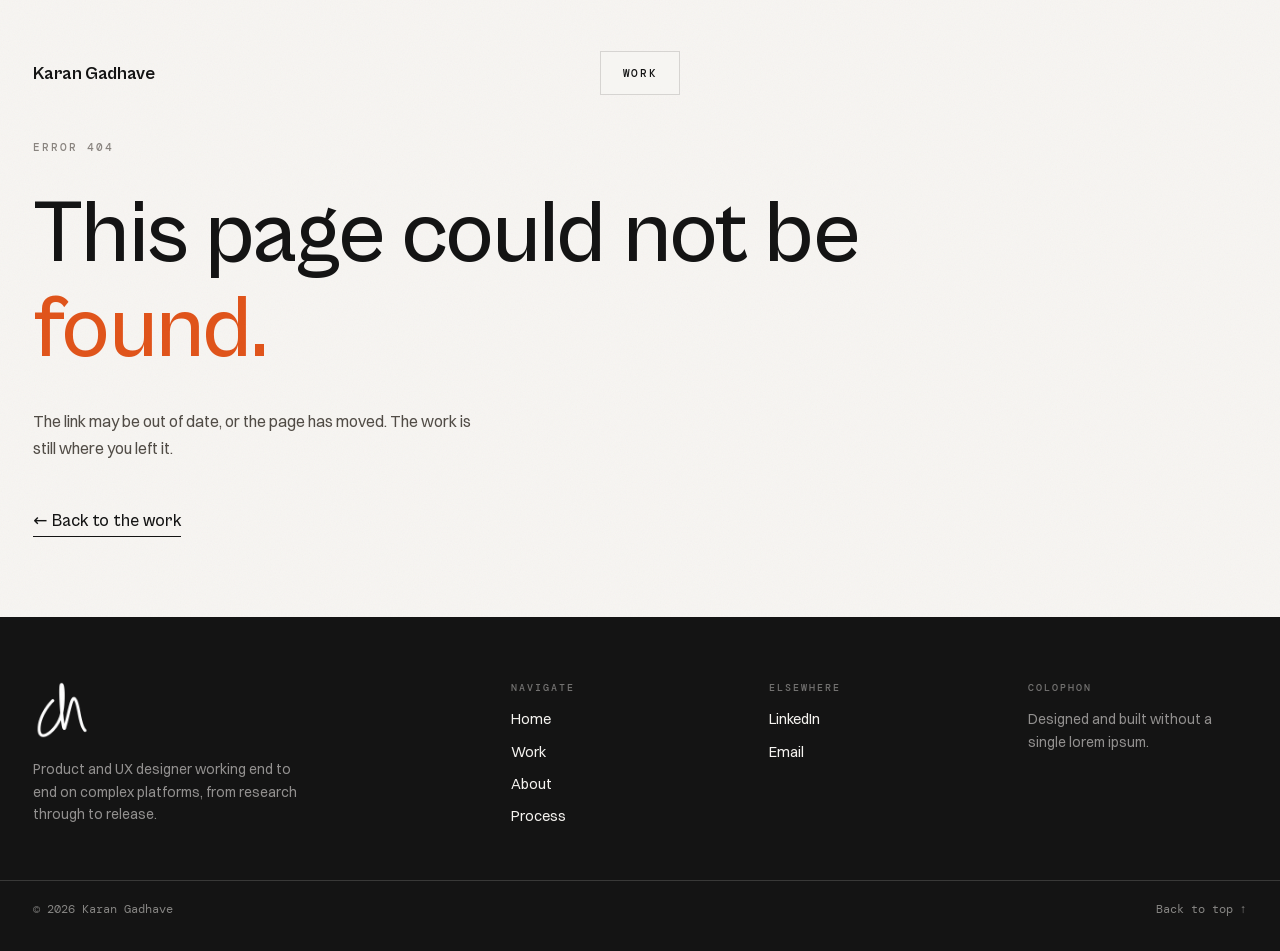
<file: index.html>
<!DOCTYPE html>
<html lang="en">
  <head>
    <meta charset="UTF-8" />
    <meta name="viewport" content="width=device-width, initial-scale=1.0, maximum-scale=1" />
    <link rel="icon" type="image/png" href="/favicon.png" />
    <link rel="apple-touch-icon" sizes="180x180" href="/favicon.png" />
    <title>Karan Gadhave - Portfolio</title>
    <link rel="preconnect" href="https://fonts.googleapis.com">
    <link rel="preconnect" href="https://fonts.gstatic.com" crossorigin>
    <link href="https://fonts.googleapis.com/css2?family=DM+Mono:wght@400;500&display=swap" rel="stylesheet">
    <script type="module" crossorigin src="/assets/index-NeiGGYjw.js"></script>
    <link rel="stylesheet" crossorigin href="/assets/index-C4WNX36V.css">
  </head>
  <body>
    <div id="root"></div>
    <!-- This is a replit script which adds a banner on the top of the page when opened in development mode outside the replit environment -->
    <script type="text/javascript" src="https://replit.com/public/js/replit-dev-banner.js"></script>
  </body>
</html>
</file>
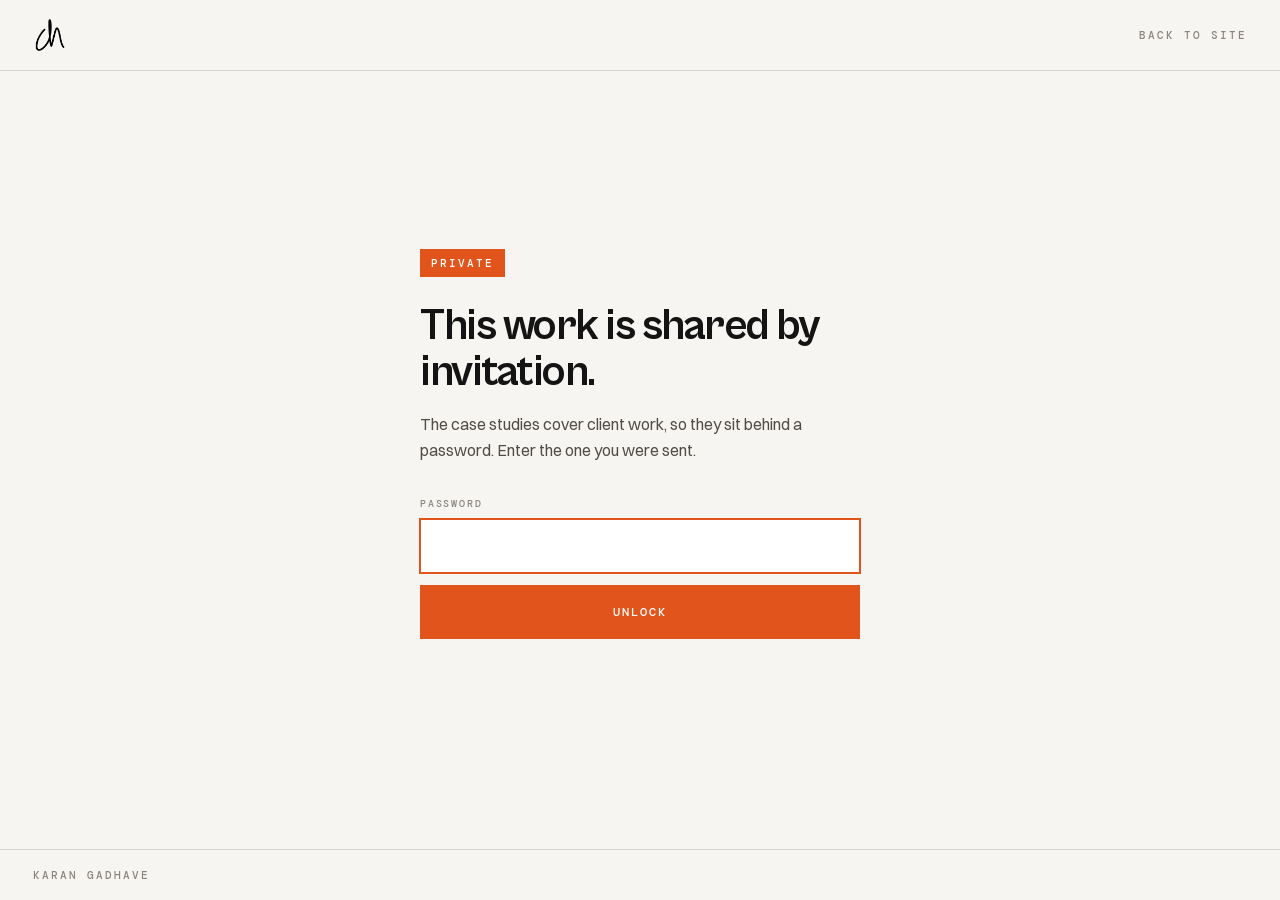
<file: private/index.html>
<!DOCTYPE html>
<html lang="en">
<head>
<meta charset="UTF-8" />
<meta name="viewport" content="width=device-width, initial-scale=1.0, maximum-scale=1" />
<meta name="robots" content="noindex, nofollow, noarchive" />
<title>Karan Gadhave - Private work</title>
<link rel="icon" type="image/png" href="/favicon.png" />
<link rel="preconnect" href="https://fonts.googleapis.com">
<link rel="preconnect" href="https://fonts.gstatic.com" crossorigin>
<link href="https://fonts.googleapis.com/css2?family=DM+Mono:wght@400;500&display=swap" rel="stylesheet">
<style id="gate-style">
@font-face{font-family:'Cabinet Grotesk';font-weight:700;font-display:swap;src:url('/fonts/cabinet-grotesk-700.woff2') format('woff2')}
@font-face{font-family:'Switzer';font-weight:400;font-display:swap;src:url('/fonts/switzer-400.woff2') format('woff2')}
@font-face{font-family:'Switzer';font-weight:500;font-display:swap;src:url('/fonts/switzer-500.woff2') format('woff2')}
:root{--paper:#F7F5F2;--ink:#141414;--mut:#8A8580;--soft:#514C46;--line:rgba(20,20,20,.14);--rule:rgba(20,20,20,.9);--accent:#E1541B;--gutter:clamp(16px,2.6vw,48px)}
*{box-sizing:border-box}
html,body{margin:0}
body{min-height:100vh;min-height:100svh;display:grid;grid-template-rows:auto 1fr auto;background:var(--paper);color:var(--ink);font-family:'Switzer',system-ui,-apple-system,sans-serif;-webkit-font-smoothing:antialiased}
body[data-state="checking"] main{visibility:hidden}
header{display:flex;justify-content:space-between;align-items:center;padding:18px var(--gutter);border-bottom:1px solid var(--line)}
header img{width:34px;height:34px;display:block;filter:brightness(0)}
header a.back,footer{font:500 11px 'DM Mono',ui-monospace,monospace;letter-spacing:.18em;text-transform:uppercase;color:var(--mut);text-decoration:none}
header a.back:hover{color:var(--accent)}
main{display:grid;place-items:center;padding:56px var(--gutter)}
.card{width:min(100%,440px)}
.k{display:inline-block;font:500 11px 'DM Mono',ui-monospace,monospace;letter-spacing:.18em;text-transform:uppercase;color:#fff;background:var(--accent);padding:7px 11px;margin:0 0 26px}
h1{font:700 clamp(30px,6vw,44px)/1.06 'Cabinet Grotesk','Switzer',system-ui,sans-serif;letter-spacing:-.034em;margin:0}
.d{font-size:16px;line-height:1.6;color:var(--soft);margin:16px 0 0}
form{margin:34px 0 0}
label{display:block;font:500 10px 'DM Mono',ui-monospace,monospace;letter-spacing:.18em;text-transform:uppercase;color:var(--mut);margin:0 0 9px}
input{display:block;width:100%;height:54px;padding:0 16px;font:400 16px 'Switzer',system-ui,sans-serif;color:var(--ink);background:#fff;border:1px solid var(--rule);border-radius:0;outline:none;-webkit-appearance:none;appearance:none}
input:focus{border-color:var(--accent);box-shadow:0 0 0 1px var(--accent)}
button{display:block;width:100%;height:54px;margin:12px 0 0;border:0;border-radius:0;cursor:pointer;font:500 12px 'DM Mono',ui-monospace,monospace;letter-spacing:.18em;text-transform:uppercase;color:#fff;background:var(--accent);transition:background .25s}
button:hover{background:var(--ink)}
button:disabled{background:var(--mut);cursor:default}
.err{min-height:18px;margin:14px 0 0;font:500 11px 'DM Mono',ui-monospace,monospace;letter-spacing:.1em;text-transform:uppercase;color:var(--accent)}
footer{padding:18px var(--gutter);border-top:1px solid var(--line)}
</style>
</head>
<body data-state="checking">
<header>
  <a href="/" aria-label="Karan Gadhave, home"><img src="/private/mark.png" alt="Karan Gadhave" /></a>
  <a class="back" href="/">Back to site</a>
</header>
<main>
  <div class="card">
    <p class="k">Private</p>
    <h1>This work is shared by invitation.</h1>
    <p class="d">The case studies cover client work, so they sit behind a password. Enter the one you were sent.</p>
    <form id="f" autocomplete="on">
      <label for="p">Password</label>
      <input id="p" name="password" type="password" autocomplete="current-password" autocapitalize="off" autocorrect="off" spellcheck="false" required />
      <button id="b" type="submit">Unlock</button>
      <p class="err" id="e" role="alert" aria-live="polite"></p>
    </form>
  </div>
</main>
<footer>Karan Gadhave</footer>
<script>
(() => {
  /* Everything under /private/ is AES-GCM ciphertext. The key comes from the
     password through PBKDF2, so nothing here, and nothing on the server,
     can open the files without it. A wrong password fails the
     authentication tag rather than producing garbage. */
  const META = { salt: "986073b6df06a8b0b901ceeb739d3c95", iter: 600000 };
  const BASE = "/private/";
  const SESSION = "kg.vault";
  const te = new TextEncoder(), td = new TextDecoder();
  const hex = (h) => Uint8Array.from(h.match(/../g), (x) => parseInt(x, 16));
  const b64e = (b) => btoa(String.fromCharCode(...new Uint8Array(b)));
  const b64d = (s) => Uint8Array.from(atob(s), (c) => c.charCodeAt(0));
  const TYPES = { png: "image/png", jpg: "image/jpeg", jpeg: "image/jpeg", webp: "image/webp", avif: "image/avif", gif: "image/gif", svg: "image/svg+xml", webm: "video/webm", mp4: "video/mp4" };

  const form = document.getElementById("f"), input = document.getElementById("p"),
        button = document.getElementById("b"), err = document.getElementById("e");

  const appBytes = fetch(BASE + "app.bin", { cache: "no-cache" }).then((r) => {
    if (!r.ok) throw new Error("load");
    return r.arrayBuffer();
  });
  appBytes.catch(() => {});

  async function masterFrom(password) {
    const k = await crypto.subtle.importKey("raw", te.encode(password.normalize("NFKC").trim()), "PBKDF2", false, ["deriveBits"]);
    return crypto.subtle.deriveBits({ name: "PBKDF2", hash: "SHA-256", salt: hex(META.salt), iterations: META.iter }, k, 256);
  }
  async function keyFrom(master) {
    const hk = await crypto.subtle.importKey("raw", master, "HKDF", false, ["deriveKey"]);
    return crypto.subtle.deriveKey(
      { name: "HKDF", hash: "SHA-256", salt: new Uint8Array(0), info: te.encode("kg-vault/enc") },
      hk, { name: "AES-GCM", length: 256 }, false, ["decrypt"]);
  }
  const open = (key, buf) => {
    const u = new Uint8Array(buf);
    return crypto.subtle.decrypt({ name: "AES-GCM", iv: u.subarray(0, 12) }, key, u.subarray(12));
  };

  /* The app refers to every image and video as vault:<hash>.<ext>, because
     no readable file exists at any URL. This swaps each reference for a
     decrypted blob, as the element appears and as it nears the viewport. */
  function startAssets(key) {
    const cache = new Map();
    const resolve = (name) => {
      if (!cache.has(name)) {
        const dot = name.lastIndexOf(".");
        const id = name.slice(0, dot), type = TYPES[name.slice(dot + 1).toLowerCase()] || "application/octet-stream";
        cache.set(name, fetch(BASE + "a/" + id + ".bin")
          .then((r) => { if (!r.ok) throw new Error("asset"); return r.arrayBuffer(); })
          .then((buf) => open(key, buf))
          .then((plain) => URL.createObjectURL(new Blob([plain], { type }))));
      }
      return cache.get(name);
    };

    const waiting = new Map(), seen = new WeakSet();
    const io = "IntersectionObserver" in window
      ? new IntersectionObserver((entries) => {
          for (const e of entries) {
            if (!e.isIntersecting) continue;
            io.unobserve(e.target); seen.add(e.target);
            const jobs = waiting.get(e.target); waiting.delete(e.target);
            if (jobs) jobs.forEach((run) => run());
          }
        }, { rootMargin: "900px 0px" })
      : null;

    const swap = (el, attr, name) => {
      const run = () => resolve(name).then((url) => {
        if (el.getAttribute(attr) === "vault:" + name) el.setAttribute(attr, url);
      }).catch(() => {});
      /* A row that scrolls sideways is judged as one unit, or the screens
         past its edge would wait until they were swiped into view. Failing
         that, the nearest ancestor with a size: an image that has not loaded
         has no height, and a box with no area inside a frame that clips its
         overflow is never reported as on screen. */
      let target = el.closest(".pf-phones,.pf-collage-track,.pf-stage");
      if (!target) {
        target = el;
        while (target.parentElement && target !== document.body && (!target.offsetWidth || !target.offsetHeight)) target = target.parentElement;
      }
      const lazy = io && attr === "src" && el.tagName === "IMG" && el.loading === "lazy";
      if (!lazy || seen.has(target)) return run();
      if (!waiting.has(target)) { waiting.set(target, new Map()); io.observe(target); }
      waiting.get(target).set(el, run);
    };
    const check = (el) => {
      if (el.nodeType !== 1) return;
      for (const attr of ["src", "poster"]) {
        const v = el.getAttribute(attr);
        if (v && v.startsWith("vault:")) swap(el, attr, v.slice(6));
      }
    };
    new MutationObserver((muts) => {
      for (const m of muts) {
        if (m.type === "attributes") check(m.target);
        else m.addedNodes.forEach((n) => {
          if (n.nodeType !== 1) return;
          check(n);
          n.querySelectorAll('[src^="vault:"],[poster^="vault:"]').forEach(check);
        });
      }
    }).observe(document.documentElement, { subtree: true, childList: true, attributes: true, attributeFilter: ["src", "poster"] });
  }

  async function boot(key, plain) {
    const app = JSON.parse(td.decode(plain));
    startAssets(key);
    document.getElementById("gate-style").remove();
    const style = document.createElement("style");
    style.textContent = app.css + '\nimg[src^="vault:"]{visibility:hidden}';
    document.head.appendChild(style);
    document.title = "Karan Gadhave - Work";
    const root = document.createElement("div");
    root.id = "root";
    document.body.removeAttribute("data-state");
    document.body.replaceChildren(root);
    await import(URL.createObjectURL(new Blob([app.js], { type: "text/javascript" })));
  }

  async function tryMaster(master) {
    const key = await keyFrom(master);
    const plain = await open(key, await appBytes);
    return { key, plain };
  }

  form.addEventListener("submit", async (ev) => {
    ev.preventDefault();
    err.textContent = "";
    button.disabled = true; button.textContent = "Unlocking";
    try {
      const master = await masterFrom(input.value);
      let opened;
      try { opened = await tryMaster(master); }
      catch (e) {
        await appBytes;               /* rethrows if the file never arrived */
        throw new Error("password");
      }
      try { sessionStorage.setItem(SESSION, b64e(master)); } catch (e) {}
      await boot(opened.key, opened.plain);
    } catch (e) {
      err.textContent = e && e.message === "password"
        ? "That password did not work."
        : "Could not load the work. Check your connection and try again.";
      button.disabled = false; button.textContent = "Unlock";
      input.select();
    }
  });

  /* a reload, or a link opened in the same tab, should not ask again */
  (async () => {
    let saved = null;
    try { saved = sessionStorage.getItem(SESSION); } catch (e) {}
    if (saved) {
      try {
        const opened = await tryMaster(b64d(saved));
        await boot(opened.key, opened.plain);
        return;
      } catch (e) {
        try { sessionStorage.removeItem(SESSION); } catch (e2) {}
      }
    }
    document.body.setAttribute("data-state", "locked");
    input.focus();
  })();
})();
</script>
</body>
</html>
</file>
<file: assets/index-C4WNX36V.css>
@import"https://fonts.googleapis.com/css2?family=Albert+Sans:wght@400;500;600&display=swap";@import"https://fonts.googleapis.com/css2?family=Bricolage+Grotesque:wght@600;700;800&display=swap";@font-face{font-family:Cabinet Grotesk;font-weight:500;font-style:normal;font-display:swap;src:url(/fonts/cabinet-grotesk-500.woff2) format("woff2")}@font-face{font-family:Cabinet Grotesk;font-weight:700;font-style:normal;font-display:swap;src:url(/fonts/cabinet-grotesk-700.woff2) format("woff2")}@font-face{font-family:Cabinet Grotesk;font-weight:800;font-style:normal;font-display:swap;src:url(/fonts/cabinet-grotesk-800.woff2) format("woff2")}@font-face{font-family:Switzer;font-weight:400;font-style:normal;font-display:swap;src:url(/fonts/switzer-400.woff2) format("woff2")}@font-face{font-family:Switzer;font-weight:500;font-style:normal;font-display:swap;src:url(/fonts/switzer-500.woff2) format("woff2")}@font-face{font-family:Switzer;font-weight:600;font-style:normal;font-display:swap;src:url(/fonts/switzer-600.woff2) format("woff2")}:root{--font-display:"Cabinet Grotesk","Switzer",system-ui,sans-serif;--font-text:"Switzer",system-ui,-apple-system,sans-serif;--font-mono:"DM Mono",ui-monospace,SFMono-Regular,monospace;--paper:#F7F5F2;--card:#FFFFFF;--ink:#141414;--mut:#8A8580;--soft:#514C46;--line:rgba(20,20,20,.14);--rule:rgba(20,20,20,.9);--pf-accent:#E1541B;--band:#EFEAE3;--band2:#E8E2D9;--w:1320px;--ease:cubic-bezier(.16,1,.3,1);--gutter:clamp(16px,2.6vw,48px)}.pf{background:var(--paper);color:var(--ink);font-family:var(--font-text);-webkit-font-smoothing:antialiased}.pf ::-moz-selection{background:var(--pf-accent);color:var(--paper)}.pf ::selection{background:var(--pf-accent);color:var(--paper)}.pf-wrap{width:100%;max-width:none;margin:0 auto;padding:0 var(--gutter)}.pf-mask{overflow:hidden;display:block}.pf-mask>span{display:block;transform:translateY(112%);transition:transform 1.05s var(--ease);transition-delay:var(--d,0s)}.pf-loaded .pf-mask>span{transform:translateY(0)}@media (prefers-reduced-motion:reduce){.pf [data-reveal],.pf-mask>span{opacity:1!important;transform:none!important;transition:none!important}.pf-home-hero h1{opacity:1!important}.pf-marquee-inner{animation:none!important}}.pf-serif{font-family:var(--font-display)}.pf-mono{font-family:var(--font-mono)}.pf-cap-mono,.pf-label,.pf-workhead .c,.pf-cap p,.pf-close-year{font:500 11px var(--font-mono);letter-spacing:.18em;text-transform:uppercase}.pf-label{color:var(--mut)}.pf-em{font-style:normal;color:var(--pf-accent)}.pf-progress{position:fixed;top:0;left:0;height:2px;background:var(--pf-accent);z-index:101;width:0}.pf-hero{padding-top:172px}.pf-hero-grid{display:grid;grid-template-columns:1fr 460px;gap:70px;align-items:start}.pf-hero h1{font:700 clamp(46px,6.4vw,88px)/1 var(--font-display);letter-spacing:-.038em}.pf-tagline{font:500 21px/1.5 var(--font-display);color:var(--soft);margin-top:22px;max-width:470px}.pf-meta{border-top:1px solid var(--ink)}.pf-meta-row{display:grid;grid-template-columns:104px 1fr;gap:20px;padding:15px 0;border-bottom:1px solid var(--line);align-items:start}.pf-meta-row .k{font:500 10px var(--font-mono);letter-spacing:.18em;text-transform:uppercase;color:var(--mut);padding-top:3px}.pf-meta-row .v{font-size:14.5px;line-height:1.5}.pf-meta-row .v a{color:var(--pf-accent);text-decoration:none;border-bottom:1px solid currentColor;opacity:.85}.pf-meta-row .v a:hover{opacity:1}.pf-cs{margin-top:96px;border-top:1px solid var(--ink);display:grid;grid-template-columns:1fr 1fr}.pf-cs>div{padding:36px 46px 40px 0}.pf-cs>div+div{padding-left:46px;border-left:1px solid var(--line)}.pf-cs h2{font:500 30px var(--font-display);margin-bottom:16px}.pf-cs p{font-size:15.5px;line-height:1.7;color:var(--soft)}.pf-timeline{border-top:1px solid var(--line);display:grid;grid-template-columns:repeat(3,1fr)}.pf-timeline>div{padding:34px 34px 40px 0}.pf-timeline>div+div{padding-left:34px;border-left:1px solid var(--line)}.pf-timeline .ph{font:500 11px var(--font-mono);letter-spacing:.16em;text-transform:uppercase;color:var(--pf-accent);margin-bottom:12px}.pf-timeline h3{font:500 23px var(--font-display);margin-bottom:10px}.pf-timeline p{font-size:14px;line-height:1.65;color:var(--soft)}.pf-shead{padding:92px 0 30px}.pf-shead .pf-label{margin-bottom:20px}.pf-shead h2{font:500 clamp(30px,3.8vw,46px)/1.12 var(--font-display);max-width:820px}.pf-shead p:not(.pf-label){font-size:15.5px;line-height:1.7;color:var(--soft);max-width:680px;margin-top:18px}.pf-phone{--pw:242px;--rail:calc(var(--pw) * .0115);--bez:calc(var(--pw) * .0165);position:relative;width:var(--pw);aspect-ratio:393/852;flex-shrink:0;padding:calc(var(--rail) + var(--bez));border-radius:calc(var(--pw) * .148);background:linear-gradient(148deg,#e7e4e0,#8b8781 13%,#f4f2ef 27%,#6e6a65,#efedea 63%,#7c7873 80%,#e2dfdb 92%,#918d87);box-shadow:0 42px 84px #1a17124d,0 5px 14px #1a171229,inset 0 0 0 1px #ffffff73}.pf-phone:before{content:"";position:absolute;inset:var(--rail);z-index:0;border-radius:calc(var(--pw) * .1365);background:#08080a}.pf-phone img{position:relative;z-index:1;width:100%;height:100%;display:block;background:#fff;-o-object-fit:cover;object-fit:cover;-o-object-position:top;object-position:top;border-radius:calc(var(--pw) * .12)}.pf-phone .island{position:absolute;z-index:2;left:50%;transform:translate(-50%);top:calc(var(--rail) + var(--bez) + var(--pw) * .028);width:calc(var(--pw) * .318);height:calc(var(--pw) * .0934);border-radius:99px;background:#000}.pf-phone .btn{position:absolute;z-index:2;width:calc(var(--pw) * .0092);background:linear-gradient(90deg,#9b9791,#d8d5d1 45%,#6e6a65)}.pf-phone .action{left:calc(var(--pw) * -.0072);top:19.1%;height:3.2%;border-radius:2px 0 0 2px}.pf-phone .volup{left:calc(var(--pw) * -.0072);top:24.2%;height:5.3%;border-radius:2px 0 0 2px}.pf-phone .voldn{left:calc(var(--pw) * -.0072);top:31%;height:5.3%;border-radius:2px 0 0 2px}.pf-phone .power{right:calc(var(--pw) * -.0072);top:22.6%;height:7.3%;border-radius:0 2px 2px 0;background:linear-gradient(270deg,#9b9791,#d8d5d1 45%,#6e6a65)}.pf-phone.sm{--pw:200px}.pf-browser{border-radius:0;overflow:hidden;border:1px solid rgba(26,23,18,.16);box-shadow:0 34px 78px #1a171233;background:#fff}.pf-browser .bar{height:36px;background:#efeae2;border-bottom:1px solid var(--line);display:flex;align-items:center;padding:0 14px;gap:7px}.pf-browser .bar i{width:9px;height:9px;border-radius:50%;background:#d6cec2;display:block}.pf-browser .bar .url{margin:0 auto;font:400 11px var(--font-mono);color:var(--mut);background:#f7f3ec;border-radius:0;padding:3px 26px}.pf-browser img{display:block;width:100%}.pf-band{background:linear-gradient(135deg,var(--band),var(--band2));border-top:1px solid var(--line);border-bottom:1px solid var(--line);padding:74px 0;overflow:hidden}.pf-band.sm{padding:54px 0}.pf-phones{display:flex;justify-content:center;align-items:center;gap:38px}.pf-cap{display:flex;justify-content:space-between;align-items:baseline;gap:24px;margin-top:34px;padding-top:14px;border-top:1px solid rgba(20,20,20,.2)}.pf-cap p{color:var(--soft)}.pf-cap p b{color:var(--pf-accent);font-weight:500;white-space:nowrap}.pf-collage{background:linear-gradient(135deg,#efe7da,#e9dfcf);border-top:1px solid var(--line);border-bottom:1px solid var(--line);padding:44px 0;overflow:hidden}.pf-collage-track{display:flex;gap:14px;align-items:center;padding:0 56px}.pf-tile{flex-shrink:0;padding:4px;border-radius:16px;background:linear-gradient(152deg,#43434a,#141417 52%,#2e2e34);box-shadow:0 12px 30px #1a171233}.pf-tile img{display:block;width:100%;height:100%;background:#fff;-o-object-fit:cover;object-fit:cover;-o-object-position:top;object-position:top;border-radius:12px}.pf-tile.sm{width:112px;height:194px}.pf-tile.md{width:140px;height:240px}.pf-tile.lg{width:166px;height:288px}.pf-collage-track .pf-tile:nth-child(odd){transform:rotate(-1.4deg)}.pf-collage-track .pf-tile:nth-child(2n){transform:rotate(1.2deg) translateY(10px)}.pf-two{display:grid;grid-template-columns:1fr 1fr;gap:22px}.pf-three{display:grid;grid-template-columns:repeat(3,1fr);gap:22px}.pf-figcap{font:400 12px var(--font-mono);color:var(--mut);margin-top:12px}.pf-art{background:var(--card);border:1px solid var(--line);border-radius:0;overflow:hidden}.pf-art .top{padding:36px 30px;background:linear-gradient(135deg,#f6efe6,#f0e8dc);display:flex;justify-content:center}.pf-art figcaption{padding:14px 20px;border-top:1px solid var(--line);font:400 12px var(--font-mono);color:var(--mut)}.pf-sticky{display:grid;gap:80px}.pf-sticky.mobile{grid-template-columns:1fr 1.05fr}.pf-sticky.desktop{grid-template-columns:1.15fr .85fr}.pf-sticky{--clear:calc(var(--announce-h,35px) + 88px)}.pf-stage{position:sticky;top:var(--clear);height:calc(100vh - var(--clear));display:flex;align-items:flex-start;justify-content:center;padding-top:8px}@media (min-width:961px){.pf-sticky.desktop .pf-browser{width:-moz-fit-content!important;width:fit-content!important;max-width:100%}.pf-sticky.desktop .pf-browser img{width:auto;max-width:100%;max-height:calc(100vh - var(--clear) - 36px - 48px)}}.pf-stage-wrap{position:relative;width:100%;display:flex;flex-direction:column;align-items:center;gap:18px}.pf-sticky.mobile .pf-phone{--pw:min(292px,25vw,calc((100vh - var(--clear) - 90px) * .462))}.pf-stage img{transition:opacity .3s}.pf-stage-tag{background:var(--card);border:1px solid var(--line);border-radius:0;font:500 14px var(--font-display);color:var(--pf-accent);padding:7px 16px;box-shadow:0 10px 26px #1a17121a}.pf-walk{padding:8px 0 0}.pf-walk-step{min-height:74vh;display:flex;flex-direction:column;justify-content:flex-start;padding-top:4px}.pf-walk-step:last-child{min-height:calc(100vh - var(--clear))}.pf-walk-step .no{font:400 12px var(--font-mono);color:var(--mut);margin-bottom:13px;display:flex;gap:12px;align-items:center}.pf-walk-step .no:after{content:"";width:34px;height:1px;background:var(--pf-accent)}.pf-walk-step h3{font:500 29px var(--font-display);margin-bottom:13px}.pf-walk-step p{font-size:15px;line-height:1.7;color:var(--soft);max-width:420px}.pf-chip{display:inline-block;margin-top:17px;font:500 11px var(--font-mono);letter-spacing:.12em;text-transform:uppercase;color:var(--mut);border:1px solid var(--line);padding:7px 14px;border-radius:0;align-self:flex-start}.pf-ecard{background:var(--card);border:1px solid var(--line);border-radius:0;padding:26px}.pf-ecard .lbl{font:500 10px var(--font-mono);letter-spacing:.18em;text-transform:uppercase;color:var(--mut);margin-bottom:20px}.pf-bar-row{margin-bottom:16px}.pf-bar-row .top{display:flex;justify-content:space-between;align-items:baseline;margin-bottom:7px}.pf-bar-row .name{font-size:12.5px;color:var(--soft)}.pf-bar-row .val{font:700 13px var(--font-mono)}.pf-bar{height:7px;border-radius:0;background:#1a17120f;overflow:hidden}.pf-bar i{display:block;height:100%;border-radius:0;transform-origin:left;transform:scaleX(0);transition:transform 1.2s var(--ease) .2s}.in .pf-bar i{transform:scaleX(1)}.pf-ecard .src{font:400 10.5px var(--font-mono);color:var(--mut);margin-top:18px;display:block;text-decoration:none}.pf-ecard .src:hover{color:var(--pf-accent)}.pf-ecard .bignum{font:500 46px var(--font-display)}.pf-ecard .note{font-size:13.5px;line-height:1.6;color:var(--soft);margin-top:10px}.pf-ba-pair{display:grid;grid-template-columns:1fr 1fr;gap:26px;align-items:start}.pf-ba-col .tag{font:500 10px var(--font-mono);letter-spacing:.18em;text-transform:uppercase;display:inline-flex;align-items:center;gap:9px;margin-bottom:12px;color:var(--mut)}.pf-ba-col .tag:before{content:"";width:8px;height:8px;border-radius:50%;background:var(--mut)}.pf-ba-col.after .tag{color:var(--pf-accent)}.pf-ba-col.after .tag:before{background:var(--pf-accent)}.pf-ba-frame{border-radius:0;overflow:hidden;border:1px solid var(--line);background:#fff;box-shadow:0 18px 44px #1a171224}.pf-ba-col.before .pf-ba-frame{opacity:.92}.pf-ba-frame img{display:block;width:100%;height:auto}.pf-ba-caption{font:400 12px var(--font-mono);color:var(--mut);margin-top:16px;line-height:1.6}@media (max-width:960px){.pf-ba-pair{grid-template-columns:1fr;gap:20px}}.pf-decisions{border-top:1px solid var(--ink)}.pf-drow{display:grid;grid-template-columns:80px 1fr 1fr;gap:40px;padding:38px 0;border-bottom:1px solid var(--line)}.pf-drow .no{font:500 32px var(--font-display);color:var(--pf-accent)}.pf-drow h3{font:500 23px var(--font-display);margin-bottom:11px}.pf-drow .why{font-size:14.5px;line-height:1.65;color:var(--soft)}.pf-drow .trade{font-size:13px;line-height:1.6;color:var(--mut);border-left:2px solid var(--pf-accent);padding-left:18px;align-self:center;opacity:.9}.pf-drow .trade b{font:500 10px var(--font-mono);letter-spacing:.16em;text-transform:uppercase;color:var(--mut);display:block;margin-bottom:6px}.pf-statement{max-width:940px;margin:0 auto;padding:120px 56px;text-align:center}.pf-statement .k{font:500 11px var(--font-mono);letter-spacing:.24em;text-transform:uppercase;color:var(--pf-accent);margin-bottom:28px}.pf-statement p{font:500 clamp(28px,3.8vw,46px)/1.3 var(--font-display)}.pf-outcomes{border-top:1px solid var(--ink);border-bottom:1px solid var(--ink);display:grid;grid-template-columns:repeat(var(--cols,4),1fr)}.pf-outcomes>div{padding:30px 26px 34px 0;border-right:1px solid var(--line)}.pf-outcomes>div:last-child{border-right:none}.pf-outcomes>div+div{padding-left:26px}.pf-outcomes .n{font:500 44px var(--font-display);letter-spacing:-.02em}.pf-outcomes .l{font-size:13.5px;line-height:1.55;color:var(--soft);margin-top:8px}.pf-press{background:var(--card);border:1px solid var(--line);border-radius:0;padding:34px 38px;display:grid;grid-template-columns:auto 1fr;gap:26px;align-items:start}.pf-press .badge{width:46px;height:46px;border-radius:50%;background:var(--pf-accent);color:#fff;display:flex;align-items:center;justify-content:center;font:700 20px var(--font-display)}.pf-press h4{font:500 21px var(--font-display);margin-bottom:9px}.pf-press p{font-size:14.5px;line-height:1.7;color:var(--soft)}.pf-press .srcs{margin-top:16px;display:flex;gap:20px;flex-wrap:wrap}.pf-press .srcs a{font:400 11.5px var(--font-mono);color:var(--mut);text-decoration:none;border-bottom:1px solid var(--line)}.pf-press .srcs a:hover{color:var(--pf-accent);border-color:var(--pf-accent)}.pf-more{margin-top:72px}.pf-more .h{display:flex;justify-content:space-between;align-items:baseline;margin-bottom:26px}.pf-more .h p{font:500 11px var(--font-mono);letter-spacing:.18em;text-transform:uppercase;color:var(--mut)}.pf-more .h a{font:500 15px var(--font-display);color:var(--ink);text-decoration:none}.pf-more .h a:hover{color:var(--pf-accent)}.pf-cards{display:grid;grid-template-columns:repeat(3,1fr);gap:22px}.pf-pcard{text-decoration:none;color:var(--ink);display:block}.pf-pcard .im{border-radius:0;overflow:hidden;border:1px solid var(--line);aspect-ratio:16/10;background:var(--band)}.pf-pcard .im img{width:100%;height:100%;-o-object-fit:cover;object-fit:cover;-o-object-position:top;object-position:top;transition:transform .5s var(--ease)}.pf-pcard:hover .im img{transform:scale(1.045)}.pf-pcard .meta{display:flex;justify-content:space-between;align-items:baseline;padding-top:14px}.pf-pcard .t{font:500 22px var(--font-display);transition:color .25s,font-style .25s}.pf-pcard:hover .t{font-style:normal;color:var(--pf-accent)}.pf-pcard .s{font:400 12px var(--font-mono);color:var(--mut);margin-top:3px}.pf-pcard .badge2{font:400 12px var(--font-mono);color:var(--pf-accent)}.pf-footer{padding-top:80px;padding-bottom:44px}.pf-footer .f{display:flex;justify-content:space-between;border-top:1px solid var(--line);padding-top:22px;gap:20px;flex-wrap:wrap}.pf-footer .f p,.pf-footer .f a{font:400 12px var(--font-mono);color:var(--mut);text-decoration:none}.pf-nav{position:fixed;top:0;left:0;right:0;z-index:100;display:grid;grid-template-columns:1fr auto 1fr;align-items:center;padding:16px clamp(16px,2.6vw,48px);transition:background .4s,box-shadow .4s,padding .4s}.pf-nav.scrolled{background:color-mix(in srgb,var(--paper) 88%,transparent);-webkit-backdrop-filter:blur(14px);backdrop-filter:blur(14px);box-shadow:0 1px 0 var(--line)}.pf-nav .logo{font:700 18px var(--font-display);letter-spacing:-.02em;text-decoration:none;color:var(--ink);justify-self:start}.pf-nav .links{display:flex;gap:10px;align-items:center;justify-self:center;border:1px solid var(--line);background:color-mix(in srgb,var(--paper) 70%,transparent);-webkit-backdrop-filter:blur(8px);backdrop-filter:blur(8px);padding:7px 9px}.pf-nav .links a{color:var(--ink);text-decoration:none;font:500 11px var(--font-mono);letter-spacing:.14em;text-transform:uppercase;padding:7px 13px;position:relative;transition:background .25s,color .25s}.pf-nav .links a:hover{background:var(--ink);color:var(--paper)}.pf-home-hero h1{font:700 clamp(44px,6.4vw,88px)/1.02 var(--font-display);letter-spacing:-.035em;max-width:1000px}.pf-eyebrow{font:500 12px var(--font-mono);letter-spacing:.22em;text-transform:uppercase;color:var(--mut);display:flex;align-items:center;gap:14px;margin-bottom:40px}.pf-eyebrow:before{content:"";width:44px;height:1px;background:var(--pf-accent)}.pf-dot{width:7px;height:7px;border-radius:50%;background:#3e9b4f;display:inline-block;margin-right:6px;animation:pf-pulse 2.2s infinite}@keyframes pf-pulse{50%{opacity:.3}}.pf-cta{font:500 17px var(--font-display);color:var(--ink);text-decoration:none;border-bottom:1.5px solid var(--ink);padding-bottom:4px;transition:color .25s,border-color .25s;display:inline-block}.pf-cta:hover{color:var(--pf-accent);border-color:var(--pf-accent)}.pf-cta.mut{border-color:#1a171240;color:var(--mut)}.pf-row{display:grid;grid-template-columns:62px 1fr auto auto 132px;gap:30px;align-items:center;padding:20px 0;border-bottom:1px solid var(--line);text-decoration:none;color:var(--ink);transition:padding-left .35s var(--ease),opacity .3s}.pf-row:first-child{border-top:1px solid var(--line)}.pf-row:hover{padding-left:18px}.pf-worklist:hover .pf-row:not(:hover){opacity:.4}.pf-row .n{font:400 13px var(--font-mono);color:var(--mut)}.pf-row .t{font:500 clamp(24px,2.7vw,34px) var(--font-display);line-height:1.12;transition:color .25s,font-style .25s}.pf-row:hover .t{font-style:normal;color:var(--pf-accent)}.pf-row .tag{font-size:13px;color:var(--mut)}.pf-row .yr{font:400 13px var(--font-mono);color:var(--mut)}.pf-row .im{width:132px;aspect-ratio:1/1;border-radius:0;overflow:hidden;border:1px solid var(--line);background:var(--band)}.pf-row .im img{width:100%;height:100%;-o-object-fit:cover;object-fit:cover;display:block;transition:transform .6s var(--ease)}.pf-row:hover .im img{transform:scale(1.07)}.pf-row .im.soon{display:flex;align-items:center;justify-content:center;background:repeating-linear-gradient(-45deg,transparent 0 8px,rgba(26,23,18,.05) 8px 9px)}.pf-row .im.soon span{font:500 9px var(--font-mono);letter-spacing:.12em;text-transform:uppercase;color:var(--mut);text-align:center;padding:0 6px}.pf-idbar{display:grid;grid-template-columns:repeat(4,1fr);border-top:1px solid var(--ink);border-bottom:1px solid var(--line)}.pf-idbar>div{padding:18px 24px 20px 0}.pf-idbar>div+div{padding-left:24px;border-left:1px solid var(--line)}.pf-idbar .k{font:500 10px var(--font-mono);letter-spacing:.18em;text-transform:uppercase;color:var(--mut);margin-bottom:7px}.pf-idbar .v{font-size:15px;line-height:1.45}.pf-idbar .v .live{display:inline-flex;align-items:center;gap:8px;color:var(--pf-accent)}.pf-preview{position:fixed;top:0;left:0;width:300px;aspect-ratio:4/5;pointer-events:none;z-index:60;overflow:hidden;opacity:0;border:1px solid var(--rule)}.pf-preview img{width:100%;height:100%;-o-object-fit:cover;object-fit:cover;display:block}.pf-cursor{position:fixed;top:0;left:0;width:14px;height:14px;border-radius:50%;background:var(--pf-accent);pointer-events:none;z-index:9999;opacity:0}@media (pointer:coarse){.pf-cursor{display:none}}.pf-marquee{border-top:1px solid var(--line);border-bottom:1px solid var(--line);overflow:hidden;white-space:nowrap;margin-top:110px}.pf-marquee-inner{display:inline-block;animation:pf-mq 26s linear infinite;padding:22px 0}.pf-marquee-inner span{font:500 30px var(--font-display);margin-right:18px}@keyframes pf-mq{0%{transform:translate(0)}to{transform:translate(-50%)}}.pf-mag{display:inline-flex;align-items:center;gap:14px;background:var(--ink);color:var(--paper);text-decoration:none;font:500 18px var(--font-display);padding:26px 44px;border-radius:0;transition:background .3s;will-change:transform}.pf-mag:hover{background:var(--pf-accent)}.pf-stat .num{font:500 52px var(--font-display);letter-spacing:-.02em}.pf-bigline{font:500 clamp(30px,3.6vw,48px)/1.28 var(--font-display);letter-spacing:-.01em}@media (max-width:960px){.pf{--gutter:20px}.pf-wrap{padding-left:var(--gutter);padding-right:var(--gutter)}.pf-nav{padding:16px 24px}.pf-hero-grid,.pf-cs,.pf-timeline,.pf-two,.pf-three,.pf-outcomes,.pf-cards,.pf-sticky.mobile,.pf-sticky.desktop,.pf-drow{grid-template-columns:1fr;gap:22px}.pf-cs>div+div,.pf-timeline>div+div{padding-left:0;border-left:none;border-top:1px solid var(--line)}.pf-cs>div,.pf-timeline>div{padding-right:0}.pf-outcomes>div{border-right:none;border-bottom:1px solid var(--line);padding-left:0}.pf-phones{gap:14px}.pf-phone{--pw:150px}.pf-stage{position:relative;height:auto;padding:24px 0}.pf-sticky.mobile .pf-phone{--pw:210px}.pf-walk-step,.pf-walk-step:last-child{min-height:auto;padding:40px 0}.pf-row{grid-template-columns:40px 1fr 92px;gap:16px}.pf-row .tag,.pf-row .yr{display:none}.pf-row .im{width:92px}.pf-idbar{grid-template-columns:1fr 1fr}.pf-idbar>div{padding:16px 18px 18px 0}.pf-idbar>div+div{padding-left:0;border-left:none}.pf-idbar>div:nth-child(2n){padding-left:18px;border-left:1px solid var(--line)}.pf-idbar>div:nth-child(n+3){border-top:1px solid var(--line)}.pf-home-hero{padding-top:112px;padding-bottom:44px}.pf-statement{padding:80px 24px}.pf-press{grid-template-columns:1fr}}.pf-contact-intro{max-width:620px;margin-top:30px;font-size:16px;line-height:1.72;color:var(--soft)}.pf-contact-grid{display:grid;grid-template-columns:1.05fr .95fr;gap:60px;align-items:start;margin-top:56px;padding-top:44px;border-top:1px solid var(--line)}.pf-contact-row{display:grid;grid-template-columns:104px 1fr;gap:20px;align-items:baseline;padding:16px 0;border-bottom:1px solid var(--line)}.pf-contact-row:last-child{border-bottom:0}.pf-contact-row .k{font:500 10px var(--font-mono);letter-spacing:.18em;text-transform:uppercase;color:var(--mut)}.pf-contact-row .v{display:flex;align-items:center;gap:14px;flex-wrap:wrap;font-size:16.5px}.pf-contact-row .v.plain{color:var(--soft)}.pf-contact-row .v a{color:var(--ink);text-decoration:none;background-image:linear-gradient(var(--pf-accent),var(--pf-accent));background-size:0% 1px;background-position:0 100%;background-repeat:no-repeat;transition:background-size .4s var(--ease),color .3s}.pf-contact-row .v a:hover{background-size:100% 1px;color:var(--pf-accent)}.pf-copy{font:500 10px var(--font-mono);letter-spacing:.12em;text-transform:uppercase;padding:5px 11px;border-radius:0;cursor:pointer;border:1px solid var(--line);background:transparent;color:var(--mut);transition:border-color .3s,color .3s,background .3s}.pf-copy:hover{border-color:var(--pf-accent);color:var(--pf-accent)}.pf-copy.ok{border-color:var(--pf-accent);color:#fff;background:var(--pf-accent)}.pf-contact-card{background:var(--card);border:1px solid var(--line);border-radius:0;padding:30px 30px 26px;box-shadow:0 14px 40px #1a17120f}.pf-contact-card .status{display:flex;align-items:center;gap:9px;font:500 11px var(--font-mono);letter-spacing:.16em;text-transform:uppercase;color:var(--pf-accent)}.pf-contact-card .status i{width:8px;height:8px;border-radius:50%;background:var(--pf-accent);box-shadow:0 0 0 0 var(--pf-accent);animation:pf-pulse 2.4s infinite}@keyframes pf-pulse{0%{box-shadow:0 0 #c4501b80}70%{box-shadow:0 0 0 9px #c4501b00}to{box-shadow:0 0 #c4501b00}}.pf-contact-card .body{margin-top:16px;font-size:15px;line-height:1.68;color:var(--soft)}.pf-contact-card .fits{margin-top:20px;padding-top:18px;border-top:1px solid var(--line);list-style:none;display:grid;gap:9px}.pf-contact-card .fits li{position:relative;padding-left:17px;font-size:14.5px;color:var(--soft)}.pf-contact-card .fits li:before{content:"";position:absolute;left:0;top:8px;width:5px;height:5px;border-radius:50%;background:var(--pf-accent);opacity:.55}@media (prefers-reduced-motion:reduce){.pf-contact-card .status i{animation:none}}@media (max-width:960px){.pf-contact-grid{grid-template-columns:1fr;gap:38px}}@media (max-width:560px){.pf-contact-row{grid-template-columns:1fr;gap:7px;padding:14px 0}.pf-contact-row .v{font-size:15.5px}}.pf-announce{background:var(--ink);color:var(--paper);font:400 11px var(--font-mono);letter-spacing:.13em;text-transform:uppercase;padding:10px 24px;text-align:center}.pf-announce b{color:var(--pf-accent);font-weight:400}.pf-chip{display:inline-block;background:var(--pf-accent);color:#fff;font:500 11px var(--font-mono);letter-spacing:.14em;text-transform:uppercase;padding:9px 15px}.pf-chip.inv{background:var(--ink)}.pf-chip.ghost{background:transparent;color:var(--ink);border:1px solid var(--rule)}.pf-boxes{display:grid;gap:18px;max-width:820px}.pf-box{border:1px solid var(--rule)}.pf-box .hd{display:grid;grid-template-columns:auto 1fr auto;align-items:baseline;gap:14px;padding:14px 18px;border-bottom:1px solid var(--rule)}.pf-box .hd .step{font:500 12px var(--font-mono);letter-spacing:.14em;text-transform:uppercase;color:var(--mut)}.pf-box .hd .lead{border-bottom:1px dashed var(--line);transform:translateY(-5px);min-width:20px}.pf-box .hd .ttl{font:500 19px var(--font-display);letter-spacing:-.01em}.pf-box .bd{padding:16px 18px;font-size:14.5px;line-height:1.68;color:var(--soft)}.pf-numrow{display:grid;grid-template-columns:64px 1fr 1.05fr;gap:28px;align-items:baseline;padding:26px 0;border-top:1px solid var(--line)}.pf-numrow:last-child{border-bottom:1px solid var(--line)}.pf-numrow .no{font:400 13px var(--font-mono);color:var(--pf-accent)}.pf-numrow h3{font:700 22px var(--font-display);letter-spacing:-.015em}.pf-numrow p{font-size:14.5px;line-height:1.66;color:var(--soft)}.pf-bigcta{background:var(--ink);color:var(--paper);padding:86px 0 90px}.pf-bigcta h2{font:800 clamp(38px,5.6vw,76px)/1.02 var(--font-display);letter-spacing:-.035em;text-transform:uppercase;max-width:16ch}.pf-bigcta .mailto{display:inline-block;margin-top:34px;color:var(--paper);text-decoration:none;font:500 clamp(20px,2.4vw,32px) var(--font-display);letter-spacing:-.02em;border-bottom:2px solid var(--pf-accent);padding-bottom:5px}.pf-bigcta .mailto:hover{color:var(--pf-accent)}@media (max-width:860px){.pf-numrow{grid-template-columns:44px 1fr;gap:8px 16px}.pf-numrow p{grid-column:2}.pf-box .hd{grid-template-columns:auto 1fr;gap:10px}.pf-box .hd .ttl{grid-column:1/-1}.pf-box .hd .lead{display:none}}.pf:after{content:"";position:fixed;top:0;right:0;bottom:0;left:0;z-index:3;pointer-events:none;opacity:.05;mix-blend-mode:multiply;background-image:url("data:image/svg+xml,%3Csvg xmlns='http://www.w3.org/2000/svg' width='240' height='240'%3E%3Cfilter id='n'%3E%3CfeTurbulence type='fractalNoise' baseFrequency='.82' numOctaves='3' stitchTiles='stitch'/%3E%3C/filter%3E%3Crect width='100%25' height='100%25' filter='url(%23n)'/%3E%3C/svg%3E")}@media (prefers-reduced-motion:reduce){.pf:after{opacity:.035}}.pf-full{width:100%}.pf-measure{max-width:64ch}.pf-band-grain{position:relative;background:var(--band);overflow:hidden;border-top:1px solid var(--rule);border-bottom:1px solid var(--rule);padding:78px 0 0;margin-top:0}.pf-band-grain:before{content:"";position:absolute;top:0;right:0;bottom:0;left:0;pointer-events:none;background-image:radial-gradient(rgba(20,20,20,.16) 1.1px,transparent 1.5px);background-size:22px 22px;background-position:11px 11px}.pf-band-grain .pf-steps{position:relative;background:var(--paper)}.pf-sechead{text-align:center;max-width:720px;margin:0 auto 62px;position:relative}.pf-sechead h2{font:700 clamp(30px,4.2vw,52px)/1.06 var(--font-display);letter-spacing:-.032em;margin:26px 0 16px}.pf-sechead p{font-size:16.5px;line-height:1.66;color:var(--soft);margin:0 auto;max-width:52ch}.pf-steps{list-style:none;margin:0;padding:0;display:grid;grid-template-columns:repeat(5,1fr);border-top:1px solid var(--rule)}.pf-step-card{padding:34px 30px 82px 0;border-right:1px solid var(--line);position:relative}.pf-step-card:last-child{border-right:0}.pf-step-card+.pf-step-card{padding-left:30px}.pf-step-card .idx{display:inline-block;font:500 11px var(--font-mono);letter-spacing:.2em;color:#fff;background:var(--pf-accent);padding:6px 10px;margin-bottom:20px}.pf-step-card h3{font:700 21px var(--font-display);letter-spacing:-.018em;margin-bottom:11px}.pf-step-card p{font-size:14.5px;line-height:1.66;color:var(--soft)}.pf-num{font-variant-numeric:tabular-nums;color:var(--pf-accent)}.pf-home-hero h1 .pf-line{padding-bottom:.06em}@media (max-width:1180px){.pf-steps{grid-template-columns:repeat(2,1fr)}.pf-step-card:nth-child(2n){border-right:0}.pf-step-card:nth-child(odd){padding-left:0}.pf-step-card:nth-child(2n){padding-left:30px}.pf-step-card:nth-child(n+3){border-top:1px solid var(--line);padding-top:34px}.pf-step-card{padding-bottom:40px}.pf-step-card:last-child{grid-column:1 / -1;border-right:0;padding-left:var(--gutter);padding-right:var(--gutter)}.pf-step-card:last-child p{max-width:58ch}}@media (max-width:620px){.pf-steps{grid-template-columns:1fr}.pf-step-card{border-right:0;padding:26px 0 30px}.pf-step-card:last-child{padding-bottom:64px}.pf-step-card+.pf-step-card{padding-left:0;border-top:1px solid var(--line)}.pf-band-grain{padding:52px 0 0;margin-top:0}}.pf-home-hero{position:relative;text-align:center;overflow:hidden}.pf-home-hero>*{position:relative;z-index:1}.pf-home-hero:before{content:"";position:absolute;left:50%;top:34px;z-index:0;pointer-events:none;width:min(760px,92vw);aspect-ratio:1;transform:translate(-50%);border-radius:50%;background:radial-gradient(circle at 50% 45%,rgba(225,84,27,.13),transparent 60%),radial-gradient(rgba(20,20,20,.13) 1px,transparent 1.4px);background-size:auto,6px 6px;-webkit-mask-image:radial-gradient(circle at 50% 50%,#000 42%,transparent 71%);mask-image:radial-gradient(circle at 50% 50%,#000 42%,transparent 71%)}.pf-home-hero h1{margin:0 auto;max-width:16ch}.pf-home-hero .pf-eyebrow{justify-content:center}.pf-home-hero .pf-eyebrow:before{display:none}.pf-home-hero>p{margin-left:auto;margin-right:auto}.pf-home-hero>div[data-reveal]{justify-content:center}.pf-announce{position:relative;z-index:101}@media (max-width:820px){.pf-nav{grid-template-columns:1fr auto}.pf-nav .links{display:none}.pf-home-hero{padding-top:118px}}.pf-announce{position:fixed;top:0;left:0;right:0;z-index:102}.pf-nav{top:var(--announce-h,35px)}.pf-nav.scrolled{box-shadow:0 1px 0 var(--line)}@media (max-width:820px){.pf-home-hero{padding-top:150px}}.pf-home-hero .pf-cta{flex:0 0 auto;width:-moz-max-content;width:max-content;max-width:100%}.pf-sysgraphic{position:absolute;left:50%;top:64px;z-index:0;pointer-events:none;width:min(620px,88vw);aspect-ratio:1;transform:translate(-50%);color:var(--ink);opacity:.24}.pf-home-hero:before{opacity:.75}.pf-statement-band{position:relative;overflow:hidden;margin-top:118px;background:var(--ink);color:var(--paper);padding:120px 0 128px;text-align:center}.pf-statement-band .pf-wrap{position:relative;z-index:1}.pf-morph{position:absolute;left:50%;top:50%;width:min(760px,92vw);aspect-ratio:1;transform:translate(-50%,-50%);z-index:0;pointer-events:none}.pf-morph path{fill:var(--pf-accent);opacity:.17}.pf-statement-kicker{font:500 11px var(--font-mono);letter-spacing:.28em;text-transform:uppercase;color:var(--pf-accent);margin-bottom:30px}.pf-statement-line{font:800 clamp(40px,8.4vw,124px)/.95 var(--font-display);letter-spacing:-.045em;margin:0 auto;max-width:14ch;perspective:600px}.pf-statement-sub{margin:34px auto 0;max-width:50ch;font-size:16.5px;line-height:1.68;color:#f7f5f29e}.pf-hstrip{overflow:hidden;background:var(--band);border-block:1px solid var(--rule)}.pf-hstrip-track{display:flex;align-items:stretch;gap:26px;width:-moz-max-content;width:max-content;padding:78px clamp(16px,2.6vw,48px)}.pf-hcard{flex:0 0 auto;width:330px;text-decoration:none;color:var(--ink);display:flex;flex-direction:column;gap:12px}.pf-hcard .im{width:330px;height:250px;overflow:hidden;border:1px solid var(--rule);background:var(--paper)}.pf-hcard .im img{width:100%;height:100%;-o-object-fit:cover;object-fit:cover;display:block;transition:transform .7s var(--ease)}.pf-hcard:hover .im img{transform:scale(1.06)}.pf-hcard .yr{font:400 12px var(--font-mono);color:var(--mut)}.pf-hcard h3{font:700 24px var(--font-display);letter-spacing:-.024em}.pf-hcard p{font-size:14.5px;color:var(--soft);line-height:1.6}.pf-hcard.lead,.pf-hcard.end{width:420px;justify-content:center;gap:18px}.pf-hcard.lead .k{font:500 11px var(--font-mono);letter-spacing:.2em;text-transform:uppercase;color:var(--pf-accent)}.pf-hcard.lead h3,.pf-hcard.end h3{font-size:clamp(34px,4vw,54px);line-height:1.02;letter-spacing:-.035em}.pf-ticker{overflow:hidden;border-bottom:1px solid var(--rule);padding:26px 0;background:var(--paper)}.pf-ticker-track{display:flex;gap:34px;width:-moz-max-content;width:max-content;will-change:transform}.pf-ticker-track span{font:700 clamp(34px,5.4vw,76px) var(--font-display);letter-spacing:-.035em;white-space:nowrap;display:inline-flex;align-items:center;gap:34px}.pf-ticker-track i{font-style:normal;color:var(--pf-accent)}@media (max-width:820px){.pf-statement-band{padding:78px 0 84px;margin-top:76px}.pf-hstrip-track{padding:52px 20px;gap:18px}.pf-hcard,.pf-hcard .im{width:250px}.pf-hcard .im{height:190px}.pf-hcard.lead,.pf-hcard.end{width:290px}}@media (prefers-reduced-motion:reduce){.pf-hstrip{overflow-x:auto}.pf-ticker-track{flex-wrap:wrap;width:auto}}.pf-hstrip{height:100vh;display:flex;align-items:center}.pf-hstrip-track{padding-block:0;align-items:center}@media (max-width:820px){.pf-hstrip{height:78vh}}@media (prefers-reduced-motion:reduce){.pf-hstrip{height:auto;padding:52px 0}}.pf-photoband{position:relative;margin:0;width:100%;overflow:hidden;border-block:1px solid var(--rule);background:var(--band);height:clamp(300px,46vw,560px)}.pf-photoband.tall{height:clamp(340px,52vw,660px)}.pf-photoband img{width:100%;height:118%;-o-object-fit:cover;object-fit:cover;display:block;filter:grayscale(1) contrast(1.06);will-change:transform}.pf-photoband figcaption{position:absolute;left:0;right:0;bottom:0;display:flex;justify-content:space-between;gap:20px;padding:16px clamp(16px,2.6vw,48px);font:500 11px var(--font-mono);letter-spacing:.16em;text-transform:uppercase;color:var(--paper);background:linear-gradient(transparent,#141414b8)}.pf-photoband figcaption span:first-child{color:var(--pf-accent)}.pf-about-split{display:grid;grid-template-columns:minmax(0,380px) minmax(0,1fr);gap:64px;align-items:start}.pf-about-split>div{display:grid;grid-template-columns:1.35fr 1fr;gap:56px;align-items:start}.pf-portrait{margin:0;border:1px solid var(--rule);overflow:hidden;background:var(--band)}.pf-portrait img{width:100%;display:block;filter:grayscale(1) contrast(1.04)}@media (max-width:1100px){.pf-about-split{grid-template-columns:1fr;gap:40px}.pf-about-split>div{grid-template-columns:1fr;gap:26px}.pf-portrait{max-width:320px}}.pf-photoband img{filter:none}.pf-photoband:after{content:"";position:absolute;top:0;right:0;bottom:0;left:0;pointer-events:none;z-index:1;opacity:.22;mix-blend-mode:overlay;background-image:url("data:image/svg+xml,%3Csvg xmlns='http://www.w3.org/2000/svg' width='200' height='200'%3E%3Cfilter id='g'%3E%3CfeTurbulence type='fractalNoise' baseFrequency='.9' numOctaves='4' stitchTiles='stitch'/%3E%3C/filter%3E%3Crect width='100%25' height='100%25' filter='url(%23g)'/%3E%3C/svg%3E")}.pf-band-grain>.pf-wrap{position:relative;z-index:1}@media (max-width:820px){.pf-band-art{display:none}}.pf-workhead{display:flex;justify-content:space-between;align-items:center;gap:24px;padding-bottom:20px;margin-bottom:0}.pf-workhead .c{color:var(--mut)}.pf-projects{display:grid;grid-template-columns:repeat(6,minmax(0,1fr));gap:0;border:1px solid var(--rule);border-bottom:0}.pf-card:nth-child(-n+2){grid-column:span 3}.pf-card:nth-child(n+3){grid-column:span 2}.pf-card{display:flex;flex-direction:column;text-decoration:none;color:var(--ink);padding:clamp(18px,1.8vw,26px);border-bottom:1px solid var(--line);transition:background .4s var(--ease)}.pf-card:nth-child(1),.pf-card:nth-child(3),.pf-card:nth-child(4){border-right:1px solid var(--line)}.pf-card:hover{background:var(--band)}.pf-card-media{position:relative;overflow:hidden;aspect-ratio:16/10;border:1px solid var(--rule);background:var(--band);clip-path:inset(0% 0% 100% 0%)}.pf-card-media img{width:100%;height:100%;-o-object-fit:cover;object-fit:cover;display:block;transition:transform .8s var(--ease)}.pf-card:hover .pf-card-media img{transform:scale(1.045)}.pf-card-media .tag{position:absolute;left:0;bottom:0;z-index:2;font:500 10px var(--font-mono);letter-spacing:.16em;text-transform:uppercase;background:var(--pf-accent);color:#fff;padding:7px 12px}.pf-card.soon .pf-card-media img{filter:grayscale(1) opacity(.5)}.pf-card-body{padding-top:20px;display:flex;flex-direction:column;flex:1}.pf-card .pf-proj-title{font:700 clamp(21px,2.1vw,28px) var(--font-display);letter-spacing:-.026em;line-height:1.06;transition:color .3s var(--ease)}.pf-card:hover .pf-proj-title{color:var(--pf-accent)}.pf-card .blurb{margin:14px 0 0;font-size:15px;line-height:1.62;color:var(--soft);max-width:46ch}.pf-card .meta{list-style:none;margin:18px 0 0;padding:0;display:flex;flex-wrap:wrap;gap:8px}.pf-card .meta li{font:500 10px var(--font-mono);letter-spacing:.13em;text-transform:uppercase;color:var(--mut);border:1px solid var(--line);padding:5px 9px}.pf-card .go{margin:auto 0 0;padding-top:20px;font:500 12.5px var(--font-mono);letter-spacing:.1em;text-transform:uppercase;color:var(--ink);display:inline-flex;align-items:center;gap:9px}.pf-card .go i{font-style:normal;transition:transform .32s var(--ease)}.pf-card:hover .go{color:var(--pf-accent)}.pf-card:hover .go i{transform:translate(6px)}.pf-card.soon .pf-proj-title,.pf-card.soon .go{color:var(--mut)}@media (max-width:1080px){.pf-projects{grid-template-columns:repeat(2,minmax(0,1fr))}.pf-card:nth-child(-n+2),.pf-card:nth-child(n+3){grid-column:span 1}.pf-card{border-right:0}.pf-card:nth-child(odd){border-right:1px solid var(--line)}}@media (max-width:900px){.pf-projects{grid-template-columns:1fr}.pf-card:nth-child(odd){border-right:0}}@media (prefers-reduced-motion:reduce){.pf-card-media,.pf-proj-media{clip-path:none}}.pf-cycleline{margin:34px auto 0;font:500 clamp(17px,2vw,23px) var(--font-display);letter-spacing:-.012em;color:var(--soft)}.pf-cycle{color:var(--pf-accent);font-family:var(--font-mono);font-weight:500;font-size:.86em;letter-spacing:.02em;display:inline-block;min-width:16ch;text-align:left}.pf-scrambling{opacity:.72}@media (max-width:820px){.pf-cycle{min-width:0;display:inline}}.pf-home-hero.cursor-live,.pf-home-hero.cursor-live *{cursor:none}.pf-about-inner{display:block;max-width:none;margin:0}.pf-about-portrait{width:100%;max-width:300px;margin:0;flex:none;clip-path:inset(0% 0% 100% 0%)}.pf-about-top{display:grid;grid-template-columns:minmax(0,300px) minmax(0,1fr);gap:clamp(28px,5vw,80px);align-items:stretch;margin:44px 0 0;text-align:left}.pf-about-portrait img{width:100%;display:block;filter:grayscale(1) contrast(1.05);-o-object-fit:cover;object-fit:cover;-o-object-position:top;object-position:top}.pf-about-title{font:700 clamp(32px,5.6vw,76px)/1.04 var(--font-display);letter-spacing:-.038em;margin:0;max-width:15ch}.pf-about-statement{padding:clamp(72px,10vw,150px) 0 clamp(20px,4vw,56px)}.pf-about-copy{margin:0 auto;max-width:22ch;text-align:center;font:500 clamp(30px,5.4vw,74px)/1.1 var(--font-display);letter-spacing:-.036em;text-wrap:balance}@media (max-width:820px){.pf-about-top{grid-template-columns:1fr;gap:28px;margin-top:30px}.pf-about-portrait{max-width:260px}.pf-about-statement{padding-top:48px}.pf-about-copy{font-size:clamp(26px,6.4vw,34px);max-width:18ch}}.pf-home-hero{position:relative;overflow:hidden;isolation:isolate;text-align:center;background:#0c0c0e;color:var(--paper);min-height:84vh;display:flex;flex-direction:column;justify-content:center;padding-top:160px;padding-bottom:120px;margin-bottom:0}.pf-home-hero:before{display:none}.pf-hero-bg,.pf-hero-reveal{position:absolute;top:0;right:0;bottom:0;left:0;z-index:0;pointer-events:none}.pf-hero-bg img,.pf-hero-reveal img,.pf-hero-bg video,.pf-hero-reveal video{width:100%;height:100%;-o-object-fit:cover;object-fit:cover;display:block}.pf-hero-bg img{filter:brightness(.34) saturate(.5) contrast(1.1)}.pf-hero-bg video{filter:blur(7px) brightness(.82) saturate(.95) contrast(1.06);transform:scale(1.05)}@media (max-width:820px){.pf-hero-bg video{filter:blur(5px) brightness(.84) saturate(.95) contrast(1.06)}}.pf-hero-reveal{mix-blend-mode:color-dodge;-webkit-mask-image:radial-gradient(circle 0px at 50% 50%,#000 0%,transparent 100%);mask-image:radial-gradient(circle 0px at 50% 50%,#000 0%,transparent 100%)}.pf-hero-reveal img{filter:brightness(.86) saturate(1.7) contrast(1.05)}.pf-hero-reveal video{filter:brightness(1.25) saturate(1.9) contrast(1.08)}.pf-home-hero>*:not(.pf-hero-bg):not(.pf-hero-reveal){position:relative;z-index:1}.pf-home-hero h1{color:var(--paper)}.pf-home-hero .pf-eyebrow{color:#f7f5f299}.pf-home-hero>p[data-reveal]{color:#f7f5f2a8!important}.pf-home-hero .pf-cycleline{color:#f7f5f2b3}.pf-home-hero .pf-cta{color:var(--paper);border-color:var(--paper)}.pf-home-hero .pf-cta:hover{color:var(--pf-accent);border-color:var(--pf-accent)}.pf-home-hero .pf-cta.mut{color:#f7f5f280;border-color:#f7f5f24d}#about,#work,#services{padding-top:104px!important;padding-bottom:0!important}.pf-outcomes{margin-top:56px!important}.pf-ticker{padding:22px 0}.pf-footer{padding-top:52px!important;padding-bottom:40px!important}@media (max-width:820px){.pf-home-hero{min-height:72vh;padding-top:128px;padding-bottom:80px}#about,#work,#services{padding-top:68px!important}}.pf-nav .logo{display:inline-flex;align-items:center;gap:11px}.pf-nav .logo .mark{width:30px;height:30px;display:block;flex:none;filter:brightness(0);transition:filter .35s var(--ease)}.pf-nav .logo span{transition:color .35s var(--ease)}.pf-nav.on-dark:not(.scrolled) .logo .mark{filter:none}.pf-nav.on-dark:not(.scrolled) .logo span{color:var(--paper)}.pf-nav.on-dark:not(.scrolled) .links{border-color:#f7f5f247;background:#0c0c0e57}.pf-nav.on-dark:not(.scrolled) .links a{color:var(--paper)}.pf-nav.on-dark:not(.scrolled) .links a:hover{background:var(--paper);color:var(--ink)}@media (max-width:820px){.pf-nav .logo .mark{width:26px;height:26px}}.pf-card-cta{justify-content:center;background:var(--ink);color:var(--paper)}.pf-card-cta:hover{background:var(--pf-accent)}.pf-card-cta-inner{display:flex;flex-direction:column;gap:14px;padding:8px 0}.pf-card-cta .k{font:500 10px var(--font-mono);letter-spacing:.2em;text-transform:uppercase;color:var(--pf-accent)}.pf-card-cta:hover .k{color:var(--paper)}.pf-card-cta h3{font:700 clamp(24px,2.6vw,36px)/1.04 var(--font-display);letter-spacing:-.03em;max-width:12ch}.pf-card-cta p{font-size:15px;line-height:1.6;color:#f7f5f2b3;max-width:36ch}.pf-card-cta .go{margin:6px 0 0;padding:0;color:var(--paper);font:500 12.5px var(--font-mono);letter-spacing:.1em;text-transform:uppercase;display:inline-flex;align-items:center;gap:9px}.pf-card-cta .go i{font-style:normal;transition:transform .32s var(--ease)}.pf-card-cta:hover .go i{transform:translate(6px)}.pf-idbar,.pf-outcomes,.pf-steps,.pf-workhead,.pf-projects{margin-left:calc(-1 * var(--gutter));margin-right:calc(-1 * var(--gutter))}.pf-idbar>div:first-child,.pf-outcomes>div:first-child,.pf-steps>.pf-step-card:first-child{padding-left:var(--gutter)}.pf-idbar>div:last-child,.pf-outcomes>div:last-child,.pf-steps>.pf-step-card:last-child{padding-right:var(--gutter)}.pf-workhead{padding-left:var(--gutter);padding-right:var(--gutter)}.pf-projects{border-left:0;border-right:0}.pf-card:nth-child(1),.pf-card:nth-child(3){padding-left:calc(var(--gutter) + clamp(18px,1.8vw,26px))}.pf-card:nth-child(2),.pf-card:nth-child(5){padding-right:calc(var(--gutter) + clamp(18px,1.8vw,26px))}@media (max-width:900px){.pf-card:nth-child(odd),.pf-card:nth-child(2n){padding-left:calc(var(--gutter) + 18px);padding-right:calc(var(--gutter) + 18px)}}@media (max-width:1180px){.pf-steps>.pf-step-card:nth-child(odd){padding-left:var(--gutter)}.pf-steps>.pf-step-card:nth-child(2n){padding-right:var(--gutter)}}@media (max-width:860px){.pf-idbar>div:nth-child(odd){padding-left:var(--gutter)}.pf-idbar>div:nth-child(2n){padding-right:var(--gutter)}}.pf-contact-channels{margin-left:calc(-1 * var(--gutter));margin-right:calc(-1 * var(--gutter))}.pf-contact-row{padding-left:var(--gutter);padding-right:var(--gutter)}.pf-footer .f{margin-left:calc(-1 * var(--gutter));margin-right:calc(-1 * var(--gutter));padding-left:var(--gutter);padding-right:var(--gutter)}.pf-close{background:var(--ink);color:var(--paper);padding:clamp(72px,9vw,124px) 0 clamp(64px,8vw,104px);margin-top:clamp(80px,10vw,132px)}.pf-close-head{display:flex;justify-content:space-between;align-items:center;gap:20px;padding-bottom:clamp(40px,6vw,76px)}.pf-close .pf-chip.ghost{border-color:#f7f5f24d;color:var(--paper)}.pf-close-year{color:#f7f5f273}.pf-close-grid{display:grid;grid-template-columns:minmax(0,1.15fr) minmax(0,.85fr);gap:clamp(40px,6vw,88px);align-items:start}.pf-close-title{font:800 clamp(38px,6.4vw,88px)/.98 var(--font-display);letter-spacing:-.042em;text-transform:uppercase;max-width:11ch;margin:0}.pf-close-mail{display:inline-flex;align-items:baseline;gap:16px;margin:clamp(28px,4vw,48px) 0 0;color:var(--paper);text-decoration:none;word-break:break-word;font:500 clamp(19px,2.5vw,34px)/1.1 var(--font-display);letter-spacing:-.026em;padding-bottom:9px;background-image:linear-gradient(var(--pf-accent),var(--pf-accent));background-size:100% 2px;background-position:0 100%;background-repeat:no-repeat;transition:color .3s var(--ease)}.pf-close-mail i{display:block;width:11px;height:11px;flex:none;border-top:2px solid var(--pf-accent);border-right:2px solid var(--pf-accent);transform:rotate(45deg);transition:transform .35s var(--ease)}.pf-close-mail:hover{color:var(--pf-accent)}.pf-close-mail:hover i{transform:rotate(45deg) translate(3px,-3px)}.pf-close-main .pf-copy{flex:none;border-color:#f7f5f23d;color:#f7f5f299}.pf-close-main .pf-copy:hover{border-color:var(--paper);color:var(--paper)}.pf-close-main .pf-copy.ok{border-color:var(--pf-accent);color:var(--pf-accent);background:transparent}.pf-close-side{display:flex;flex-direction:column;border-top:1px solid rgba(247,245,242,.16)}.pf-close-side .r{display:grid;grid-template-columns:118px 1fr;gap:20px;align-items:baseline;padding:16px 0;border-bottom:1px solid rgba(247,245,242,.16)}.pf-close-side .k{font:500 10px var(--font-mono);letter-spacing:.18em;text-transform:uppercase;color:#f7f5f26b}.pf-close-side .v{font-size:16px;line-height:1.5;color:#f7f5f2e0}.pf-close-side .v.accent{display:inline-flex;align-items:center;gap:9px;color:var(--pf-accent);font:500 12px var(--font-mono);letter-spacing:.14em;text-transform:uppercase}.pf-close-side .v a{color:var(--paper);text-decoration:none;background-image:linear-gradient(var(--pf-accent),var(--pf-accent));background-size:0% 1px;background-position:0 100%;background-repeat:no-repeat;transition:background-size .4s var(--ease),color .3s}.pf-close-side .v a:hover{background-size:100% 1px;color:var(--pf-accent)}@media (max-width:860px){.pf-close-grid{grid-template-columns:1fr;gap:44px}.pf-close-side .r{grid-template-columns:1fr;gap:6px;padding:14px 0}}.pf-footer{padding-top:0!important;padding-bottom:0!important;background:var(--ink);color:var(--paper);margin-top:0}.pf-foot-grid{display:grid;grid-template-columns:2fr 1fr 1fr 1fr;gap:40px;padding:64px 0 52px}.pf-foot-grid .col{display:flex;flex-direction:column;gap:9px;align-items:flex-start}.pf-foot-grid .brand .nm{font:700 20px var(--font-display);letter-spacing:-.02em}.pf-foot-grid .brand .mark{width:58px;height:58px;display:block;margin-bottom:10px}.pf-foot-grid .ln{font-size:14px;line-height:1.6;color:#f7f5f28f;max-width:34ch}.pf-foot-grid .h{font:500 10px var(--font-mono);letter-spacing:.2em;text-transform:uppercase;color:#f7f5f26b;margin-bottom:5px}.pf-foot-grid a{color:var(--paper);text-decoration:none;font-size:14.5px;transition:color .25s var(--ease)}.pf-foot-grid a:hover{color:var(--pf-accent)}.pf-foot-grid .live{display:inline-flex;align-items:center;gap:9px;font-size:14.5px;color:var(--pf-accent)}.pf-footer .f{display:flex;justify-content:space-between;gap:20px;flex-wrap:wrap;border-top:1px solid rgba(247,245,242,.16);padding-top:20px;padding-bottom:34px}.pf-footer .f p,.pf-footer .f a{font:400 12px var(--font-mono);color:#f7f5f280;text-decoration:none}.pf-footer .f a:hover{color:var(--pf-accent)}@media (max-width:900px){.pf-foot-grid{grid-template-columns:1fr 1fr;gap:32px;padding:48px 0 36px}.pf-foot-grid .brand{grid-column:1/-1}}@media (max-width:560px){.pf-foot-grid{grid-template-columns:1fr}}.pf-follow{position:fixed;top:0;left:0;z-index:9998;pointer-events:none;opacity:0;background:var(--pf-accent);color:#fff;padding:14px 22px;white-space:nowrap;display:flex;align-items:center;gap:10px;font:500 11.5px var(--font-mono);letter-spacing:.14em;text-transform:uppercase}.pf-follow:after{content:"→";font-size:14px}.pf-card:not(.pf-card-cta):hover{cursor:none}.pf-card:not(.pf-card-cta):hover *{cursor:none}@media (pointer:coarse){.pf-follow{display:none}}.pf-stack-line{max-width:52ch;margin:32px 0 44px;font:500 clamp(19px,2.1vw,27px)/1.45 var(--font-display);letter-spacing:-.018em}.pf-tiers{margin-left:calc(-1 * var(--gutter));margin-right:calc(-1 * var(--gutter))}.pf-tier{display:grid;grid-template-columns:1fr 1fr;border-bottom:1px solid var(--line)}.pf-tier.lead{background:var(--band)}.pf-tier .t{padding:26px var(--gutter) 30px;border-right:1px solid var(--line)}.pf-tier .t:last-child{border-right:0}.pf-tier .h{font:500 10px var(--font-mono);letter-spacing:.2em;text-transform:uppercase;color:var(--mut);margin-bottom:18px}.pf-tier .h.hot{color:#fff;background:var(--pf-accent);display:inline-block;padding:7px 11px;margin-bottom:15px}.pf-tier ul{list-style:none;margin:0;padding:0;display:flex;flex-wrap:wrap;gap:10px}.pf-tier li{display:inline-flex;align-items:center;gap:9px;border:1px solid var(--line);padding:9px 14px;font:500 14.5px var(--font-text);background:var(--paper);transition:border-color .28s var(--ease),color .28s var(--ease)}.pf-tier li:hover{border-color:var(--pf-accent);color:var(--pf-accent)}.pf-tier.lead li{font-size:15.5px;padding:10px 15px}.pf-tier li:hover .pf-brand{opacity:1}@media (max-width:860px){.pf-tier{grid-template-columns:1fr}.pf-tier .t{border-right:0;border-bottom:1px solid var(--line);padding:18px var(--gutter) 20px}.pf-tier .t:last-child{border-bottom:0}.pf-tier .h{margin-bottom:13px}.pf-tier .h.hot{margin-bottom:11px;padding:6px 10px}.pf-tier ul{gap:8px}.pf-tier li{padding:8px 12px;font-size:14px}.pf-tier.lead li{font-size:14px;padding:8px 12px}}.pf-brand{width:17px;height:17px;flex:none;opacity:.85}.pf-brand.dot{width:7px;height:7px;border-radius:50%;background:var(--mut);display:inline-block;margin:0 4px}.pf-toolrow li:hover .pf-brand{opacity:1}.pf-methods{margin:44px calc(-1 * var(--gutter)) 0;padding:26px var(--gutter) 0;border-top:1px solid var(--rule)}.pf-methods .h{font:500 10px var(--font-mono);letter-spacing:.2em;text-transform:uppercase;color:var(--mut);margin-bottom:20px}.pf-methods ul{list-style:none;margin:0;padding:0;display:grid;grid-template-columns:repeat(3,minmax(0,1fr));gap:14px 30px}.pf-methods li{font-size:15.5px;color:var(--ink);padding-left:18px;position:relative}.pf-methods li:before{content:"";position:absolute;left:0;top:9px;width:6px;height:6px;background:var(--pf-accent)}@media (max-width:820px){.pf-toolrow{grid-template-columns:1fr;gap:14px}.pf-toolrow .h{padding-top:0}.pf-methods ul{grid-template-columns:repeat(2,minmax(0,1fr))}}@media (max-width:560px){.pf-methods ul{grid-template-columns:1fr}}.pf-card-cta:hover .go{color:var(--paper)}.pf-card-cta:hover p{color:#f7f5f2db}.pf-step-card .hd{display:flex;align-items:center;justify-content:space-between;gap:14px;margin-bottom:22px;padding-right:30px}.pf-step-card .idx{margin-bottom:0}.pf-icon{width:30px;height:30px;color:var(--ink);opacity:.42;flex:none}.pf-step-card:hover .pf-icon{opacity:1;color:var(--pf-accent)}.pf-icon,.pf-step-card:hover .pf-icon{transition:opacity .35s var(--ease),color .35s var(--ease)}@media (max-width:620px){.pf-step-card .hd{padding-right:0}}.pf-stack{padding-top:104px}.pf-stack-line{max-width:56ch;margin:34px 0 46px;font:500 clamp(19px,2.1vw,27px)/1.45 var(--font-display);letter-spacing:-.018em}.pf-stackgrid{display:grid;grid-template-columns:repeat(4,minmax(0,1fr));border-top:1px solid var(--rule);margin-left:calc(-1 * var(--gutter));margin-right:calc(-1 * var(--gutter))}.pf-stackcol{padding:30px 28px 40px 0;border-right:1px solid var(--line)}.pf-stackcol:first-child{padding-left:var(--gutter)}.pf-stackcol+.pf-stackcol{padding-left:28px}.pf-stackcol:last-child{border-right:0;padding-right:var(--gutter)}.pf-stackcol .h{font:500 10px var(--font-mono);letter-spacing:.2em;text-transform:uppercase;color:var(--mut);margin-bottom:22px}.pf-stackcol.lead .h{color:#fff;background:var(--pf-accent);display:inline-block;padding:6px 10px}.pf-stackcol ul{list-style:none;margin:0;padding:0;display:grid;gap:16px}.pf-stackcol li{display:grid;gap:3px}.pf-stackcol .n{font:600 15.5px var(--font-text);letter-spacing:-.005em}.pf-stackcol.lead .n{font-size:16.5px}.pf-stackcol .note{font-size:13.5px;line-height:1.5;color:var(--soft)}@media (max-width:1000px){.pf-stackgrid{grid-template-columns:repeat(2,minmax(0,1fr))}.pf-stackcol:nth-child(2n){border-right:0;padding-right:var(--gutter)}.pf-stackcol:nth-child(odd){padding-left:var(--gutter)}.pf-stackcol:nth-child(n+3){border-top:1px solid var(--line)}}@media (max-width:600px){.pf-stackgrid{grid-template-columns:1fr}.pf-stackcol{border-right:0;padding-left:var(--gutter);padding-right:var(--gutter)}.pf-stackcol+.pf-stackcol{border-top:1px solid var(--line);padding-left:var(--gutter)}}.pf-navcta{justify-self:end;text-decoration:none;background:var(--pf-accent);color:#fff;font:500 11px var(--font-mono);letter-spacing:.14em;text-transform:uppercase;padding:11px 18px;transition:background .28s var(--ease),color .28s var(--ease)}.pf-navcta:hover{background:var(--ink);color:var(--paper)}.pf-nav.on-dark:not(.scrolled) .pf-navcta:hover{background:var(--paper);color:var(--ink)}@media (max-width:620px){.pf-navcta{padding:9px 13px;font-size:10px}}.pf-about-portrait{border:0;background:none}.pf-about-portrait img{border:1px solid var(--rule)}.pf-about-portrait figcaption{margin-top:16px;text-align:left;font:700 19px var(--font-display);letter-spacing:-.018em;color:var(--ink);display:flex;flex-direction:column;gap:3px}.pf-about-portrait figcaption span{font:500 10px var(--font-mono);letter-spacing:.18em;text-transform:uppercase;color:var(--mut)}.pf-nav .logo .mark{width:34px;height:34px}@media (max-width:820px){.pf-about-portrait figcaption{text-align:center;align-items:center}}.pf-about-side{display:flex;flex-direction:column;justify-content:space-between;gap:40px}.pf-about-sig{border-top:1px solid var(--line);padding-top:18px}.pf-about-sig .n{margin:0;font:700 19px/1.2 var(--font-display);letter-spacing:-.02em}.pf-about-sig .r{margin:6px 0 0;font:400 11.5px/1 var(--font-mono);letter-spacing:.16em;text-transform:uppercase;color:var(--mut)}@media (max-width:820px){.pf-about-side{gap:26px}}.pf-nextstrip{display:grid;align-items:center;grid-template-columns:minmax(0,auto) minmax(0,1fr) minmax(0,auto);-moz-column-gap:clamp(20px,3vw,56px);column-gap:clamp(20px,3vw,56px);row-gap:0;width:auto;margin-left:calc(-1 * var(--gutter));margin-right:calc(-1 * var(--gutter));padding:clamp(28px,3.4vw,44px) var(--gutter);background:var(--ink);color:var(--paper);text-decoration:none}.pf-nextstrip .k{font:500 10px var(--font-mono);letter-spacing:.2em;text-transform:uppercase;color:var(--pf-accent)}.pf-nextstrip h3 em{font-style:normal;color:var(--pf-accent)}.pf-nextstrip h3{font:700 clamp(22px,2.6vw,36px)/1.05 var(--font-display);letter-spacing:-.03em;margin:0;grid-column:2}.pf-nextstrip p{grid-column:2;margin:8px 0 0;font-size:15px;line-height:1.55;color:#f7f5f2c7;max-width:46ch}.pf-nextstrip .k{grid-row:1 / span 2;align-self:start;padding-top:6px}.pf-nextstrip .go{grid-column:3;grid-row:1 / span 2;display:inline-flex;align-items:center;gap:12px;white-space:nowrap;font:500 13px var(--font-mono);letter-spacing:.14em;text-transform:uppercase;background:var(--pf-accent);color:#fff;border:1px solid var(--pf-accent);padding:13px 20px;transition:background .35s var(--ease),color .35s var(--ease),border-color .35s var(--ease)}.pf-nextstrip .go i{font-style:normal;transition:transform .35s var(--ease)}.pf-nextstrip:hover .go{background:var(--paper);color:var(--ink);border-color:var(--paper)}.pf-nextstrip:hover .go i{transform:translate(6px)}@media (max-width:820px){.pf-nextstrip{grid-template-columns:1fr;row-gap:14px}.pf-nextstrip .k,.pf-nextstrip h3,.pf-nextstrip p,.pf-nextstrip .go{grid-column:1;grid-row:auto}.pf-nextstrip .go{justify-self:start}}.pf-navtoggle{display:none;justify-self:end;align-items:center;justify-content:center;width:44px;height:44px;padding:0;margin-right:-10px;background:none;border:0;cursor:pointer;position:relative}.pf-navtoggle i{position:absolute;left:11px;width:22px;height:2px;background:var(--ink);transition:transform .34s var(--ease),opacity .2s}.pf-navtoggle i:first-child{transform:translateY(-4px)}.pf-navtoggle i:last-child{transform:translateY(4px)}.pf-nav.on-dark:not(.scrolled) .pf-navtoggle i{background:var(--paper)}.pf-nav.menu-open .pf-navtoggle i{background:var(--ink)}.pf-nav.menu-open .pf-navtoggle i:first-child{transform:rotate(45deg)}.pf-nav.menu-open .pf-navtoggle i:last-child{transform:rotate(-45deg)}.pf-menu{position:fixed;top:0;right:0;bottom:0;left:0;z-index:101;background:var(--paper);padding:calc(var(--announce-h,35px) + 92px) var(--gutter) calc(var(--gutter) + 20px);display:flex;flex-direction:column;justify-content:space-between;opacity:0;transition:opacity .3s var(--ease)}.pf-menu.open{opacity:1}.pf-menu[hidden]{display:none}.pf-menu nav{display:flex;flex-direction:column}.pf-menu nav a{font:700 clamp(34px,10vw,52px)/1.16 var(--font-display);letter-spacing:-.034em;color:var(--ink);text-decoration:none;padding:14px 0;border-bottom:1px solid var(--line);opacity:0;transform:translateY(14px);transition:opacity .4s var(--ease) var(--i,0s),transform .4s var(--ease) var(--i,0s)}.pf-menu.open nav a{opacity:1;transform:none}.pf-menu nav a:first-child{border-top:1px solid var(--line)}.pf-menu .foot{display:flex;flex-direction:column;align-items:flex-start;gap:18px}.pf-menu .foot .pf-navcta{display:block;width:100%;text-align:center;font-size:12px;padding:16px 22px}.pf-menu .foot p{font:400 12px var(--font-mono);letter-spacing:.08em;color:var(--mut);margin:0}@media (max-width:820px){.pf-navtoggle{display:flex}.pf-nav{grid-template-columns:1fr auto auto;-moz-column-gap:12px;column-gap:12px}.pf-nav.menu-open{background:var(--paper);-webkit-backdrop-filter:none;backdrop-filter:none;box-shadow:none;z-index:103}.pf-nav.menu-open .logo .mark{filter:brightness(0)}.pf-nav.menu-open .logo span{color:var(--ink)}.pf-nav.menu-open .pf-navcta{opacity:0;pointer-events:none}}@media (min-width:821px){.pf-menu{display:none}}@media (max-width:820px){.pf-home-hero{min-height:100svh;padding-top:calc(var(--announce-h,49px) + 104px);padding-bottom:64px}.pf-home-hero h1{font-size:clamp(38px,10.4vw,52px);letter-spacing:-.03em;max-width:14ch}}@media (max-width:820px){.pf-about-title{font-size:clamp(30px,8.4vw,40px);max-width:none}.pf-about-copy{font-size:clamp(30px,9.6vw,42px);line-height:1.12;max-width:none;letter-spacing:-.032em}.pf-about-statement{padding-top:40px;padding-bottom:8px}.pf-about-portrait{max-width:none}.pf-ticker span{font-size:clamp(26px,7.6vw,40px)}}@media (max-width:620px){.pf-steps>.pf-step-card:nth-child(odd),.pf-steps>.pf-step-card:nth-child(2n){padding-left:var(--gutter);padding-right:var(--gutter)}.pf-footer .f{flex-direction:column;align-items:flex-start;gap:12px}}@media (max-width:820px){.pf-outcomes{grid-template-columns:repeat(2,minmax(0,1fr));gap:0}.pf-outcomes>div,.pf-outcomes>div+div,.pf-outcomes>div:first-child,.pf-outcomes>div:last-child{padding:18px 14px 20px;border-right:0;border-bottom:0}.pf-outcomes>div:nth-child(odd){padding-left:var(--gutter);border-right:1px solid var(--line)}.pf-outcomes>div:nth-child(2n){padding-right:var(--gutter)}.pf-outcomes>div:nth-child(-n+2){border-bottom:1px solid var(--line)}.pf-outcomes .n{font-size:clamp(30px,8.4vw,36px)}.pf-outcomes .l{margin-top:4px;font-size:13px;line-height:1.45}.pf-idbar>div,.pf-idbar>div:first-child,.pf-idbar>div:last-child{padding-left:var(--gutter);padding-right:var(--gutter)}}@media (max-width:820px){.pf-hero{padding-top:calc(var(--announce-h,49px) + 96px)}.pf-hero h1{font-size:clamp(38px,11vw,54px)}.pf-tagline{font-size:18px;margin-top:16px}.pf-hero-grid{gap:36px}.pf-meta-row{grid-template-columns:96px 1fr;gap:14px;padding:13px 0}.pf-sticky.mobile .pf-phone{--pw:min(240px,62vw)}.pf-walk-step{padding:28px 0 34px}.pf-walk-step h3{font-size:25px}.pf-cap{flex-direction:column;align-items:flex-start;gap:6px;margin-top:24px}}@media (max-width:820px){.pf-band{overflow:visible}.pf-phones{justify-content:flex-start;gap:18px;overflow-x:auto;scroll-snap-type:x mandatory;padding:2px var(--gutter) 14px;margin-left:calc(-1 * var(--gutter));margin-right:calc(-1 * var(--gutter));-webkit-overflow-scrolling:touch;scrollbar-width:none}.pf-phones::-webkit-scrollbar{display:none}.pf-phones .pf-phone{scroll-snap-align:center;--pw:min(210px,56vw)}.pf-collage-track{padding:6px var(--gutter) 10px;overflow-x:auto;scroll-snap-type:x proximity;-webkit-overflow-scrolling:touch;scrollbar-width:none}.pf-collage-track::-webkit-scrollbar{display:none}.pf-collage-track .pf-tile{scroll-snap-align:center}}@media (max-width:820px){.pf-foot-grid .col a{padding:9px 0}.pf-close-side .v a,.pf-footer .f a{display:inline-block;padding:8px 0}.pf-copy{padding:11px 16px}.pf-workhead .c a,.pf-sechead a{padding:8px 0;display:inline-block}}.pf-card-media.top img{-o-object-position:top;object-position:top}.pf-bento{display:grid;grid-template-columns:repeat(4,minmax(0,1fr));gap:0;border:1px solid var(--rule)}.pf-bento-cell{display:flex;flex-direction:column;padding:clamp(20px,2vw,30px);border-right:1px solid var(--line);border-bottom:1px solid var(--line);transition:background .4s var(--ease)}.pf-bento-cell h3,.pf-bento-cell p{transition:color .4s var(--ease)}@media (hover:hover){.pf-bento-cell:hover{background:var(--ink)}.pf-bento-cell:hover h3{color:var(--paper)}.pf-bento-cell:hover p{color:#f7f5f2b8}}.pf-bento-cell.lg{grid-column:span 2}.pf-bento-cell.wide{grid-column:span 4}.pf-bento-cell.lg:nth-child(2),.pf-bento-cell.sm:nth-child(6){border-right:0}.pf-bento-cell.wide{border-right:0;border-bottom:0}.pf-bento-cell .no{font:400 12px var(--font-mono);letter-spacing:.14em;color:var(--pf-accent);margin-bottom:auto;padding-bottom:26px}.pf-bento-cell h3{font:700 clamp(19px,1.7vw,24px)/1.2 var(--font-display);letter-spacing:-.02em;margin-bottom:9px}.pf-bento-cell p{font-size:14.5px;line-height:1.62;color:var(--soft);margin:0}.pf-bento-cell.lg{min-height:236px}.pf-bento-cell.lg h3{font-size:clamp(22px,2.1vw,29px)}@media (max-width:960px){.pf-bento{grid-template-columns:repeat(2,minmax(0,1fr))}.pf-bento-cell.lg,.pf-bento-cell.wide{grid-column:span 2}.pf-bento-cell{border-right:1px solid var(--line)}.pf-bento-cell.lg,.pf-bento-cell.wide{border-right:0}.pf-bento-cell.sm:nth-child(4),.pf-bento-cell.sm:nth-child(6){border-right:0}.pf-bento-cell.lg{min-height:0}.pf-bento-cell .no{margin-bottom:0;padding-bottom:14px}}@media (max-width:520px){.pf-bento-cell{padding:18px 16px 22px}.pf-bento-cell .no{padding-bottom:16px}.pf-bento-cell h3{font-size:17px}.pf-bento-cell p{font-size:13.5px;line-height:1.55}.pf-bento-cell.lg p,.pf-bento-cell.wide p{font-size:14.5px}}@media (max-width:820px){.pf-close-mail{display:block;background-image:none;padding-bottom:0;font-size:clamp(16px,4.7vw,21px);letter-spacing:-.01em}.pf-close-mail span{border-bottom:2px solid var(--pf-accent);padding-bottom:7px}.pf-close-mail i{display:inline-block;margin-left:11px;vertical-align:middle;width:9px;height:9px}}.pf-underway{margin-left:calc(-1 * var(--gutter));margin-right:calc(-1 * var(--gutter));border-bottom:1px solid var(--line);background:var(--band);display:grid;grid-template-columns:minmax(0,1fr) minmax(0,.92fr);align-items:center}.pf-underway .c{padding:clamp(48px,6vw,88px) clamp(34px,4vw,64px) clamp(50px,6vw,92px) var(--gutter)}.pf-underway .k{font:500 11px var(--font-mono);letter-spacing:.18em;text-transform:uppercase;color:#fff;background:var(--pf-accent);display:inline-block;padding:7px 11px;margin:0 0 26px}.pf-underway .t{font:700 clamp(26px,3.2vw,42px)/1.08 var(--font-display);letter-spacing:-.032em;margin:0;max-width:17ch}.pf-underway .d{font:400 clamp(15px,1.5vw,17px)/1.62 var(--font-text);color:var(--soft);margin:18px 0 0;max-width:46ch}.pf-ask{display:inline-flex;align-items:center;gap:12px;margin-top:28px;font:500 13px var(--font-mono);letter-spacing:.14em;text-transform:uppercase;color:var(--paper);background:var(--ink);padding:14px 22px;text-decoration:none;transition:background .35s var(--ease)}.pf-ask i{font-style:normal;transition:transform .35s var(--ease)}.pf-ask:hover{background:var(--pf-accent)}.pf-ask:hover i{transform:translate(6px)}#services .pf-nextstrip{margin-top:64px}.pf-underway .f{padding:clamp(40px,4.6vw,70px) var(--gutter) clamp(44px,4.6vw,74px) 0;align-self:center}.pf-underway .fh{display:flex;align-items:baseline;gap:12px;font:500 11px var(--font-mono);letter-spacing:.18em;text-transform:uppercase;color:var(--mut);margin:0 0 20px}.pf-underway .fh span{font:500 11px var(--font-mono);letter-spacing:.14em;color:#fff;background:var(--pf-accent);padding:4px 8px}.pf-underway .f ul{list-style:none;margin:0;padding:0;display:flex;flex-wrap:wrap;gap:9px}.pf-underway .f li{font:500 12.5px var(--font-text);color:var(--soft);border:1px solid var(--line);padding:9px 14px;background:var(--paper)}@media (max-width:860px){.pf-underway{grid-template-columns:1fr}.pf-underway .c{padding:40px var(--gutter) 30px}.pf-underway .t{max-width:20ch}.pf-underway .f{padding:0 var(--gutter) 40px}}@media (max-width:620px){.pf-underway .c{padding-top:34px;padding-bottom:26px}.pf-underway .f{padding-bottom:34px}.pf-underway .f ul{gap:8px}.pf-underway .f li{font-size:12px;padding:8px 12px}}.pf-vault-index{padding-top:calc(var(--announce-h,35px) + 150px);padding-bottom:0}@media (max-width:820px){.pf-vault-index{padding-top:calc(var(--announce-h,49px) + 116px)}}.pf-sketches{display:grid;grid-template-columns:repeat(3,1fr);gap:18px;align-items:start}.pf-sketches .col{display:grid;gap:18px}.pf-sketches img{display:block;width:100%;height:auto;border:1px solid var(--line)}@media (max-width:960px){.pf-sketches{display:flex;overflow-x:auto;scroll-snap-type:x mandatory;margin:0 calc(var(--gutter) * -1);padding:0 var(--gutter);-webkit-overflow-scrolling:touch}.pf-sketches .col{flex:0 0 78vw;scroll-snap-align:center;align-content:start}}.pf-close-lines{margin-top:clamp(28px,4vw,48px);display:grid;gap:clamp(14px,1.8vw,22px);justify-items:start}.pf-close-line{display:flex;align-items:center;gap:clamp(16px,2vw,26px);flex-wrap:wrap}.pf-close-lines .pf-close-mail{margin:0}.pf-workband{background:var(--ink);color:var(--paper);padding:clamp(80px,9vw,128px) 0 clamp(72px,8vw,112px);margin-top:clamp(80px,9vw,120px)}.pf-workband .pf-workhead .c{color:#f7f5f280}.pf-index{display:grid;grid-template-columns:minmax(0,1.25fr) minmax(0,.75fr);gap:clamp(32px,6vw,110px);align-items:end;padding:clamp(48px,6vw,84px) 0 clamp(48px,6vw,80px)}.pf-index-title{font:700 clamp(38px,5.4vw,84px)/.98 var(--font-display);letter-spacing:-.04em;margin:0;max-width:14ch;color:var(--paper)}.pf-index .ask p{font:400 clamp(15px,1.3vw,17px)/1.65 var(--font-text);color:#f7f5f2b8;margin:0;max-width:40ch}.pf-workband .pf-ask{margin-top:28px;background:var(--pf-accent);color:#fff}.pf-workband .pf-ask:hover{background:var(--paper);color:var(--ink)}.pf-index-rows{list-style:none;margin:0;padding:0;border-top:1px solid rgba(247,245,242,.4)}.pf-index-rows li{display:grid;grid-template-columns:72px minmax(0,1fr) auto;-moz-column-gap:clamp(14px,2vw,32px);column-gap:clamp(14px,2vw,32px);align-items:baseline;padding:clamp(20px,2.2vw,30px) 0;position:relative;cursor:default;border-bottom:1px solid rgba(247,245,242,.14)}.pf-index-rows .no{font:500 12px var(--font-mono);letter-spacing:.14em;color:var(--pf-accent)}.pf-index-rows .name{font:500 clamp(28px,3.8vw,58px)/1 var(--font-display);letter-spacing:-.035em;color:var(--paper);transition:color .45s var(--ease),transform .55s var(--ease)}.pf-index-rows .tags{font:500 11px var(--font-mono);letter-spacing:.16em;text-transform:uppercase;color:#f7f5f280;text-align:right;transition:color .45s var(--ease)}.pf-index-rows li:after{content:"";position:absolute;left:0;right:0;bottom:-1px;height:1px;background:var(--pf-accent);transform:scaleX(0);transform-origin:left;transition:transform .6s var(--ease)}@media (hover:hover){.pf-index-rows li:hover .name{color:var(--pf-accent);transform:translate(16px)}.pf-index-rows li:hover .tags{color:var(--paper)}.pf-index-rows li:hover:after{transform:scaleX(1)}}@media (max-width:900px){.pf-index{grid-template-columns:1fr;align-items:start}.pf-index-rows li{grid-template-columns:40px minmax(0,1fr)}.pf-index-rows .tags{grid-column:2;text-align:left;margin-top:10px}}*,:before,:after{--tw-border-spacing-x: 0;--tw-border-spacing-y: 0;--tw-translate-x: 0;--tw-translate-y: 0;--tw-rotate: 0;--tw-skew-x: 0;--tw-skew-y: 0;--tw-scale-x: 1;--tw-scale-y: 1;--tw-pan-x: ;--tw-pan-y: ;--tw-pinch-zoom: ;--tw-scroll-snap-strictness: proximity;--tw-gradient-from-position: ;--tw-gradient-via-position: ;--tw-gradient-to-position: ;--tw-ordinal: ;--tw-slashed-zero: ;--tw-numeric-figure: ;--tw-numeric-spacing: ;--tw-numeric-fraction: ;--tw-ring-inset: ;--tw-ring-offset-width: 0px;--tw-ring-offset-color: #fff;--tw-ring-color: rgb(59 130 246 / .5);--tw-ring-offset-shadow: 0 0 #0000;--tw-ring-shadow: 0 0 #0000;--tw-shadow: 0 0 #0000;--tw-shadow-colored: 0 0 #0000;--tw-blur: ;--tw-brightness: ;--tw-contrast: ;--tw-grayscale: ;--tw-hue-rotate: ;--tw-invert: ;--tw-saturate: ;--tw-sepia: ;--tw-drop-shadow: ;--tw-backdrop-blur: ;--tw-backdrop-brightness: ;--tw-backdrop-contrast: ;--tw-backdrop-grayscale: ;--tw-backdrop-hue-rotate: ;--tw-backdrop-invert: ;--tw-backdrop-opacity: ;--tw-backdrop-saturate: ;--tw-backdrop-sepia: ;--tw-contain-size: ;--tw-contain-layout: ;--tw-contain-paint: ;--tw-contain-style: }::backdrop{--tw-border-spacing-x: 0;--tw-border-spacing-y: 0;--tw-translate-x: 0;--tw-translate-y: 0;--tw-rotate: 0;--tw-skew-x: 0;--tw-skew-y: 0;--tw-scale-x: 1;--tw-scale-y: 1;--tw-pan-x: ;--tw-pan-y: ;--tw-pinch-zoom: ;--tw-scroll-snap-strictness: proximity;--tw-gradient-from-position: ;--tw-gradient-via-position: ;--tw-gradient-to-position: ;--tw-ordinal: ;--tw-slashed-zero: ;--tw-numeric-figure: ;--tw-numeric-spacing: ;--tw-numeric-fraction: ;--tw-ring-inset: ;--tw-ring-offset-width: 0px;--tw-ring-offset-color: #fff;--tw-ring-color: rgb(59 130 246 / .5);--tw-ring-offset-shadow: 0 0 #0000;--tw-ring-shadow: 0 0 #0000;--tw-shadow: 0 0 #0000;--tw-shadow-colored: 0 0 #0000;--tw-blur: ;--tw-brightness: ;--tw-contrast: ;--tw-grayscale: ;--tw-hue-rotate: ;--tw-invert: ;--tw-saturate: ;--tw-sepia: ;--tw-drop-shadow: ;--tw-backdrop-blur: ;--tw-backdrop-brightness: ;--tw-backdrop-contrast: ;--tw-backdrop-grayscale: ;--tw-backdrop-hue-rotate: ;--tw-backdrop-invert: ;--tw-backdrop-opacity: ;--tw-backdrop-saturate: ;--tw-backdrop-sepia: ;--tw-contain-size: ;--tw-contain-layout: ;--tw-contain-paint: ;--tw-contain-style: }*,:before,:after{box-sizing:border-box;border-width:0;border-style:solid;border-color:#e5e7eb}:before,:after{--tw-content: ""}html,:host{line-height:1.5;-webkit-text-size-adjust:100%;-moz-tab-size:4;-o-tab-size:4;tab-size:4;font-family:Albert Sans,system-ui,sans-serif;font-feature-settings:normal;font-variation-settings:normal;-webkit-tap-highlight-color:transparent}body{margin:0;line-height:inherit}hr{height:0;color:inherit;border-top-width:1px}abbr:where([title]){-webkit-text-decoration:underline dotted;text-decoration:underline dotted}h1,h2,h3,h4,h5,h6{font-size:inherit;font-weight:inherit}a{color:inherit;text-decoration:inherit}b,strong{font-weight:bolder}code,kbd,samp,pre{font-family:Source Code Pro,monospace;font-feature-settings:normal;font-variation-settings:normal;font-size:1em}small{font-size:80%}sub,sup{font-size:75%;line-height:0;position:relative;vertical-align:baseline}sub{bottom:-.25em}sup{top:-.5em}table{text-indent:0;border-color:inherit;border-collapse:collapse}button,input,optgroup,select,textarea{font-family:inherit;font-feature-settings:inherit;font-variation-settings:inherit;font-size:100%;font-weight:inherit;line-height:inherit;letter-spacing:inherit;color:inherit;margin:0;padding:0}button,select{text-transform:none}button,input:where([type=button]),input:where([type=reset]),input:where([type=submit]){-webkit-appearance:button;background-color:transparent;background-image:none}:-moz-focusring{outline:auto}:-moz-ui-invalid{box-shadow:none}progress{vertical-align:baseline}::-webkit-inner-spin-button,::-webkit-outer-spin-button{height:auto}[type=search]{-webkit-appearance:textfield;outline-offset:-2px}::-webkit-search-decoration{-webkit-appearance:none}::-webkit-file-upload-button{-webkit-appearance:button;font:inherit}summary{display:list-item}blockquote,dl,dd,h1,h2,h3,h4,h5,h6,hr,figure,p,pre{margin:0}fieldset{margin:0;padding:0}legend{padding:0}ol,ul,menu{list-style:none;margin:0;padding:0}dialog{padding:0}textarea{resize:vertical}input::-moz-placeholder,textarea::-moz-placeholder{opacity:1;color:#9ca3af}input::placeholder,textarea::placeholder{opacity:1;color:#9ca3af}button,[role=button]{cursor:pointer}:disabled{cursor:default}img,svg,video,canvas,audio,iframe,embed,object{display:block;vertical-align:middle}img,video{max-width:100%;height:auto}[hidden]:where(:not([hidden=until-found])){display:none}:root{--background: 36 33% 96%;--foreground: 30 17% 9%;--card: 220 25% 8%;--card-foreground: 0 0% 98%;--popover: 220 25% 8%;--popover-foreground: 0 0% 95%;--primary: 185 84% 55%;--primary-foreground: 220 27% 8%;--secondary: 220 20% 12%;--secondary-foreground: 0 0% 90%;--muted: 220 20% 12%;--muted-foreground: 0 0% 75%;--accent: 185 84% 55%;--accent-foreground: 220 27% 8%;--destructive: 0 62% 50%;--destructive-foreground: 0 0% 98%;--border: 220 20% 18%;--input: 220 20% 12%;--ring: 185 84% 55%;--radius: 0rem}*{border-color:var(--border)}*,*:before,*:after{box-sizing:border-box}#root{background:linear-gradient(135deg,#06070a,#0a0c10);color:#fafafa!important;min-height:100vh;position:relative}#root:before{content:"";position:fixed;top:0;left:0;width:100%;height:100%;background:radial-gradient(circle at 30% 30%,hsl(185,84%,55%) 0%,transparent 40%),radial-gradient(circle at 70% 70%,hsl(285,85%,60%) 0%,transparent 40%);opacity:.6;pointer-events:none;z-index:-1;will-change:transform}body{overflow-x:hidden;background-color:var(--background);color:var(--foreground);font-family:Albert Sans,system-ui,sans-serif!important;line-height:1.6;background:transparent!important;color:#fff!important;font-weight:400;cursor:auto!important}*{cursor:auto!important}*,*:before,*:after{will-change:auto}html{scroll-behavior:smooth}@supports (scroll-behavior: smooth){html{scroll-behavior:smooth}}@media (prefers-reduced-motion: reduce){*,*:before,*:after{animation-duration:.01ms!important;animation-iteration-count:1!important;transition-duration:.01ms!important;scroll-behavior:auto!important}.motion-reduce{transform:none!important;animation:none!important}}img{content-visibility:auto;contain:layout style paint}canvas{will-change:transform;image-rendering:optimizeSpeed}html{scroll-behavior:smooth;background:transparent!important}.glass-card{background:#ffffff0d;backdrop-filter:blur(20px);-webkit-backdrop-filter:blur(20px);border:1px solid rgba(255,255,255,.1);box-shadow:0 8px 32px #0000004d,inset 0 1px #ffffff1a}.glass-intense{background:#ffffff14;backdrop-filter:blur(30px);-webkit-backdrop-filter:blur(30px);border:1px solid rgba(255,255,255,.15);box-shadow:0 12px 40px #0006,inset 0 1px #ffffff26}.grain-texture{position:relative}.cta-button{background:linear-gradient(135deg,#1e3a8a,#1e40af,#1e3a8a)!important;border:1px solid rgba(59,130,246,.3);box-shadow:0 4px 20px #1e3a8a66,inset 0 1px #ffffff1a;transition:all .3s cubic-bezier(.4,0,.2,1);border-radius:0!important;display:flex!important;align-items:center!important;justify-content:center!important;-webkit-tap-highlight-color:transparent;touch-action:manipulation;min-height:48px!important;padding:12px 24px!important}.cta-button span{font-size:14px!important;font-weight:600!important;line-height:1.2!important;white-space:nowrap!important}nav .cta-button{min-height:40px!important;padding:8px 16px!important;font-size:14px!important}nav .cta-button span{font-size:14px!important;font-weight:600!important}@media (min-width: 640px){.cta-button{padding:16px 32px!important;min-height:56px!important}.cta-button span{font-size:16px!important;font-weight:700!important}nav .cta-button{min-height:44px!important;padding:10px 20px!important}nav .cta-button span{font-size:15px!important;font-weight:600!important}}.cta-button:hover{background:linear-gradient(135deg,#1d4ed8,#2563eb,#1d4ed8)!important;box-shadow:0 6px 30px #1d4ed880,inset 0 1px #ffffff26;transform:translateY(-1px)}.cta-button:active{transform:translateY(0) scale(.98)!important}.modern-heritage{font-family:Modern Heritage Display,serif!important;font-weight:400!important;letter-spacing:.02em}.jost-secondary{font-family:Albert Sans,system-ui,sans-serif!important;font-weight:400}.albert-sans-medium{font-family:Bricolage Grotesque,Arial,sans-serif!important;font-weight:700!important;letter-spacing:.02em}.container{width:100%}@media (min-width: 475px){.container{max-width:475px}}@media (min-width: 640px){.container{max-width:640px}}@media (min-width: 768px){.container{max-width:768px}}@media (min-width: 1024px){.container{max-width:1024px}}@media (min-width: 1280px){.container{max-width:1280px}}@media (min-width: 1536px){.container{max-width:1536px}}.sr-only{position:absolute;width:1px;height:1px;padding:0;margin:-1px;overflow:hidden;clip:rect(0,0,0,0);white-space:nowrap;border-width:0}.pointer-events-none{pointer-events:none}.pointer-events-auto{pointer-events:auto}.visible{visibility:visible}.invisible{visibility:hidden}.static{position:static}.fixed{position:fixed}.absolute{position:absolute}.relative{position:relative}.sticky{position:sticky}.inset-0{top:0;right:0;bottom:0;left:0}.inset-x-0{left:0;right:0}.inset-y-0{top:0;bottom:0}.-bottom-12{bottom:-3rem}.-left-12{left:-3rem}.-right-12{right:-3rem}.-top-12{top:-3rem}.bottom-0{bottom:0}.bottom-20{bottom:5rem}.bottom-6{bottom:1.5rem}.left-0{left:0}.left-1{left:.25rem}.left-1\/2{left:50%}.left-2{left:.5rem}.left-\[50\%\]{left:50%}.right-0{right:0}.right-1{right:.25rem}.right-2{right:.5rem}.right-3{right:.75rem}.right-4{right:1rem}.top-0{top:0}.top-1\.5{top:.375rem}.top-1\/2{top:50%}.top-2{top:.5rem}.top-3\.5{top:.875rem}.top-4{top:1rem}.top-\[1px\]{top:1px}.top-\[50\%\]{top:50%}.top-\[60\%\]{top:60%}.top-full{top:100%}.z-10{z-index:10}.z-20{z-index:20}.z-40{z-index:40}.z-50{z-index:50}.z-\[100\]{z-index:100}.z-\[1\]{z-index:1}.z-\[9997\]{z-index:9997}.z-\[9998\]{z-index:9998}.-mx-1{margin-left:-.25rem;margin-right:-.25rem}.mx-2{margin-left:.5rem;margin-right:.5rem}.mx-3\.5{margin-left:.875rem;margin-right:.875rem}.mx-4{margin-left:1rem;margin-right:1rem}.mx-auto{margin-left:auto;margin-right:auto}.my-0\.5{margin-top:.125rem;margin-bottom:.125rem}.my-1{margin-top:.25rem;margin-bottom:.25rem}.my-4{margin-top:1rem;margin-bottom:1rem}.-ml-4{margin-left:-1rem}.-mt-4{margin-top:-1rem}.mb-0\.5{margin-bottom:.125rem}.mb-1{margin-bottom:.25rem}.mb-12{margin-bottom:3rem}.mb-16{margin-bottom:4rem}.mb-2{margin-bottom:.5rem}.mb-2\.5{margin-bottom:.625rem}.mb-3{margin-bottom:.75rem}.mb-4{margin-bottom:1rem}.mb-5{margin-bottom:1.25rem}.mb-6{margin-bottom:1.5rem}.mb-8{margin-bottom:2rem}.mb-px{margin-bottom:1px}.ml-1{margin-left:.25rem}.ml-auto{margin-left:auto}.mr-2{margin-right:.5rem}.mt-1\.5{margin-top:.375rem}.mt-2{margin-top:.5rem}.mt-2\.5{margin-top:.625rem}.mt-24{margin-top:6rem}.mt-4{margin-top:1rem}.mt-5{margin-top:1.25rem}.mt-6{margin-top:1.5rem}.mt-\[7px\]{margin-top:7px}.mt-auto{margin-top:auto}.block{display:block}.inline-block{display:inline-block}.inline{display:inline}.flex{display:flex}.inline-flex{display:inline-flex}.table{display:table}.grid{display:grid}.hidden{display:none}.aspect-square{aspect-ratio:1 / 1}.aspect-video{aspect-ratio:16 / 9}.size-4{width:1rem;height:1rem}.h-0\.5{height:.125rem}.h-1\.5{height:.375rem}.h-10{height:2.5rem}.h-11{height:2.75rem}.h-12{height:3rem}.h-16{height:4rem}.h-2{height:.5rem}.h-2\.5{height:.625rem}.h-3{height:.75rem}.h-3\.5{height:.875rem}.h-4{height:1rem}.h-5{height:1.25rem}.h-6{height:1.5rem}.h-64{height:16rem}.h-7{height:1.75rem}.h-8{height:2rem}.h-9{height:2.25rem}.h-\[1px\]{height:1px}.h-\[var\(--radix-navigation-menu-viewport-height\)\]{height:var(--radix-navigation-menu-viewport-height)}.h-\[var\(--radix-select-trigger-height\)\]{height:var(--radix-select-trigger-height)}.h-auto{height:auto}.h-full{height:100%}.h-px{height:1px}.h-svh{height:100svh}.max-h-96{max-height:24rem}.max-h-\[--radix-context-menu-content-available-height\]{max-height:var(--radix-context-menu-content-available-height)}.max-h-\[--radix-select-content-available-height\]{max-height:var(--radix-select-content-available-height)}.max-h-\[300px\]{max-height:300px}.max-h-\[var\(--radix-dropdown-menu-content-available-height\)\]{max-height:var(--radix-dropdown-menu-content-available-height)}.max-h-screen{max-height:100vh}.min-h-0{min-height:0px}.min-h-\[80px\]{min-height:80px}.min-h-svh{min-height:100svh}.w-0{width:0px}.w-1{width:.25rem}.w-1\.5{width:.375rem}.w-10{width:2.5rem}.w-11{width:2.75rem}.w-12{width:3rem}.w-16{width:4rem}.w-2{width:.5rem}.w-2\.5{width:.625rem}.w-3{width:.75rem}.w-3\.5{width:.875rem}.w-3\/4{width:75%}.w-4{width:1rem}.w-40{width:10rem}.w-5{width:1.25rem}.w-6{width:1.5rem}.w-64{width:16rem}.w-7{width:1.75rem}.w-72{width:18rem}.w-8{width:2rem}.w-9{width:2.25rem}.w-\[--sidebar-width\]{width:var(--sidebar-width)}.w-\[100px\]{width:100px}.w-\[1px\]{width:1px}.w-\[2px\]{width:2px}.w-auto{width:auto}.w-full{width:100%}.w-max{width:-moz-max-content;width:max-content}.w-px{width:1px}.min-w-0{min-width:0px}.min-w-10{min-width:2.5rem}.min-w-11{min-width:2.75rem}.min-w-5{min-width:1.25rem}.min-w-9{min-width:2.25rem}.min-w-\[12rem\]{min-width:12rem}.min-w-\[8rem\]{min-width:8rem}.min-w-\[var\(--radix-select-trigger-width\)\]{min-width:var(--radix-select-trigger-width)}.max-w-2xl{max-width:42rem}.max-w-3xl{max-width:48rem}.max-w-4xl{max-width:56rem}.max-w-5xl{max-width:64rem}.max-w-7xl{max-width:80rem}.max-w-\[--skeleton-width\]{max-width:var(--skeleton-width)}.max-w-lg{max-width:32rem}.max-w-max{max-width:-moz-max-content;max-width:max-content}.flex-1{flex:1 1 0%}.flex-shrink-0{flex-shrink:0}.shrink{flex-shrink:1}.shrink-0{flex-shrink:0}.grow{flex-grow:1}.grow-0{flex-grow:0}.basis-full{flex-basis:100%}.caption-bottom{caption-side:bottom}.border-collapse{border-collapse:collapse}.origin-\[--radix-context-menu-content-transform-origin\]{transform-origin:var(--radix-context-menu-content-transform-origin)}.origin-\[--radix-dropdown-menu-content-transform-origin\]{transform-origin:var(--radix-dropdown-menu-content-transform-origin)}.origin-\[--radix-hover-card-content-transform-origin\]{transform-origin:var(--radix-hover-card-content-transform-origin)}.origin-\[--radix-menubar-content-transform-origin\]{transform-origin:var(--radix-menubar-content-transform-origin)}.origin-\[--radix-popover-content-transform-origin\]{transform-origin:var(--radix-popover-content-transform-origin)}.origin-\[--radix-select-content-transform-origin\]{transform-origin:var(--radix-select-content-transform-origin)}.origin-\[--radix-tooltip-content-transform-origin\]{transform-origin:var(--radix-tooltip-content-transform-origin)}.-translate-x-1\/2{--tw-translate-x: -50%;transform:translate(var(--tw-translate-x),var(--tw-translate-y)) rotate(var(--tw-rotate)) skew(var(--tw-skew-x)) skewY(var(--tw-skew-y)) scaleX(var(--tw-scale-x)) scaleY(var(--tw-scale-y))}.-translate-x-px{--tw-translate-x: -1px;transform:translate(var(--tw-translate-x),var(--tw-translate-y)) rotate(var(--tw-rotate)) skew(var(--tw-skew-x)) skewY(var(--tw-skew-y)) scaleX(var(--tw-scale-x)) scaleY(var(--tw-scale-y))}.-translate-y-1\/2{--tw-translate-y: -50%;transform:translate(var(--tw-translate-x),var(--tw-translate-y)) rotate(var(--tw-rotate)) skew(var(--tw-skew-x)) skewY(var(--tw-skew-y)) scaleX(var(--tw-scale-x)) scaleY(var(--tw-scale-y))}.translate-x-\[-50\%\]{--tw-translate-x: -50%;transform:translate(var(--tw-translate-x),var(--tw-translate-y)) rotate(var(--tw-rotate)) skew(var(--tw-skew-x)) skewY(var(--tw-skew-y)) scaleX(var(--tw-scale-x)) scaleY(var(--tw-scale-y))}.translate-x-px{--tw-translate-x: 1px;transform:translate(var(--tw-translate-x),var(--tw-translate-y)) rotate(var(--tw-rotate)) skew(var(--tw-skew-x)) skewY(var(--tw-skew-y)) scaleX(var(--tw-scale-x)) scaleY(var(--tw-scale-y))}.translate-y-\[-50\%\]{--tw-translate-y: -50%;transform:translate(var(--tw-translate-x),var(--tw-translate-y)) rotate(var(--tw-rotate)) skew(var(--tw-skew-x)) skewY(var(--tw-skew-y)) scaleX(var(--tw-scale-x)) scaleY(var(--tw-scale-y))}.rotate-45{--tw-rotate: 45deg;transform:translate(var(--tw-translate-x),var(--tw-translate-y)) rotate(var(--tw-rotate)) skew(var(--tw-skew-x)) skewY(var(--tw-skew-y)) scaleX(var(--tw-scale-x)) scaleY(var(--tw-scale-y))}.rotate-90{--tw-rotate: 90deg;transform:translate(var(--tw-translate-x),var(--tw-translate-y)) rotate(var(--tw-rotate)) skew(var(--tw-skew-x)) skewY(var(--tw-skew-y)) scaleX(var(--tw-scale-x)) scaleY(var(--tw-scale-y))}.transform{transform:translate(var(--tw-translate-x),var(--tw-translate-y)) rotate(var(--tw-rotate)) skew(var(--tw-skew-x)) skewY(var(--tw-skew-y)) scaleX(var(--tw-scale-x)) scaleY(var(--tw-scale-y))}@keyframes pulse{50%{opacity:.5}}.animate-pulse{animation:pulse 2s cubic-bezier(.4,0,.6,1) infinite}.cursor-default{cursor:default}.cursor-pointer{cursor:pointer}.touch-none{touch-action:none}.touch-manipulation{touch-action:manipulation}.select-none{-webkit-user-select:none;-moz-user-select:none;user-select:none}.resize{resize:both}.list-none{list-style-type:none}.grid-cols-2{grid-template-columns:repeat(2,minmax(0,1fr))}.flex-row{flex-direction:row}.flex-col{flex-direction:column}.flex-col-reverse{flex-direction:column-reverse}.flex-wrap{flex-wrap:wrap}.items-start{align-items:flex-start}.items-end{align-items:flex-end}.items-center{align-items:center}.items-baseline{align-items:baseline}.items-stretch{align-items:stretch}.justify-center{justify-content:center}.justify-between{justify-content:space-between}.gap-1{gap:.25rem}.gap-1\.5{gap:.375rem}.gap-2{gap:.5rem}.gap-2\.5{gap:.625rem}.gap-3{gap:.75rem}.gap-4{gap:1rem}.gap-5{gap:1.25rem}.gap-8{gap:2rem}.gap-x-5{-moz-column-gap:1.25rem;column-gap:1.25rem}.gap-y-3{row-gap:.75rem}.space-x-1>:not([hidden])~:not([hidden]){--tw-space-x-reverse: 0;margin-right:calc(.25rem * var(--tw-space-x-reverse));margin-left:calc(.25rem * calc(1 - var(--tw-space-x-reverse)))}.space-x-3>:not([hidden])~:not([hidden]){--tw-space-x-reverse: 0;margin-right:calc(.75rem * var(--tw-space-x-reverse));margin-left:calc(.75rem * calc(1 - var(--tw-space-x-reverse)))}.space-x-4>:not([hidden])~:not([hidden]){--tw-space-x-reverse: 0;margin-right:calc(1rem * var(--tw-space-x-reverse));margin-left:calc(1rem * calc(1 - var(--tw-space-x-reverse)))}.space-x-8>:not([hidden])~:not([hidden]){--tw-space-x-reverse: 0;margin-right:calc(2rem * var(--tw-space-x-reverse));margin-left:calc(2rem * calc(1 - var(--tw-space-x-reverse)))}.space-y-1>:not([hidden])~:not([hidden]){--tw-space-y-reverse: 0;margin-top:calc(.25rem * calc(1 - var(--tw-space-y-reverse)));margin-bottom:calc(.25rem * var(--tw-space-y-reverse))}.space-y-1\.5>:not([hidden])~:not([hidden]){--tw-space-y-reverse: 0;margin-top:calc(.375rem * calc(1 - var(--tw-space-y-reverse)));margin-bottom:calc(.375rem * var(--tw-space-y-reverse))}.space-y-2>:not([hidden])~:not([hidden]){--tw-space-y-reverse: 0;margin-top:calc(.5rem * calc(1 - var(--tw-space-y-reverse)));margin-bottom:calc(.5rem * var(--tw-space-y-reverse))}.space-y-3>:not([hidden])~:not([hidden]){--tw-space-y-reverse: 0;margin-top:calc(.75rem * calc(1 - var(--tw-space-y-reverse)));margin-bottom:calc(.75rem * var(--tw-space-y-reverse))}.space-y-4>:not([hidden])~:not([hidden]){--tw-space-y-reverse: 0;margin-top:calc(1rem * calc(1 - var(--tw-space-y-reverse)));margin-bottom:calc(1rem * var(--tw-space-y-reverse))}.space-y-6>:not([hidden])~:not([hidden]){--tw-space-y-reverse: 0;margin-top:calc(1.5rem * calc(1 - var(--tw-space-y-reverse)));margin-bottom:calc(1.5rem * var(--tw-space-y-reverse))}.divide-white\/5>:not([hidden])~:not([hidden]){border-color:#ffffff0d}.self-stretch{align-self:stretch}.overflow-auto{overflow:auto}.overflow-hidden{overflow:hidden}.overflow-y-auto{overflow-y:auto}.overflow-x-hidden{overflow-x:hidden}.whitespace-nowrap{white-space:nowrap}.break-words{overflow-wrap:break-word}.rounded-2xl{border-radius:1rem}.rounded-\[2px\]{border-radius:2px}.rounded-\[inherit\]{border-radius:inherit}.rounded-full{border-radius:9999px}.rounded-lg{border-radius:var(--radius)}.rounded-md{border-radius:calc(var(--radius) - 2px)}.rounded-sm{border-radius:calc(var(--radius) - 4px)}.rounded-r{border-top-right-radius:.25rem;border-bottom-right-radius:.25rem}.rounded-t-\[10px\]{border-top-left-radius:10px;border-top-right-radius:10px}.rounded-tl-sm{border-top-left-radius:calc(var(--radius) - 4px)}.border{border-width:1px}.border-0{border-width:0px}.border-2{border-width:2px}.border-\[1\.5px\]{border-width:1.5px}.border-y{border-top-width:1px;border-bottom-width:1px}.border-b{border-bottom-width:1px}.border-l{border-left-width:1px}.border-r{border-right-width:1px}.border-t{border-top-width:1px}.border-dashed{border-style:dashed}.border-\[--color-border\]{border-color:var(--color-border)}.border-cyan-400\/20{border-color:#22d3ee33}.border-destructive{border-color:var(--destructive)}.border-emerald-400\/20{border-color:#34d39933}.border-input{border-color:var(--input)}.border-primary{border-color:var(--primary)}.border-sidebar-border{border-color:var(--sidebar-border)}.border-transparent{border-color:transparent}.border-white\/10{border-color:#ffffff1a}.border-white\/15{border-color:#ffffff26}.border-white\/20{border-color:#fff3}.border-white\/30{border-color:#ffffff4d}.border-white\/5{border-color:#ffffff0d}.border-l-transparent{border-left-color:transparent}.border-t-transparent{border-top-color:transparent}.bg-\[\#090910\]{--tw-bg-opacity: 1;background-color:rgb(9 9 16 / var(--tw-bg-opacity, 1))}.bg-\[--color-bg\]{background-color:var(--color-bg)}.bg-accent{background-color:var(--accent)}.bg-background{background-color:var(--background)}.bg-black{--tw-bg-opacity: 1;background-color:rgb(0 0 0 / var(--tw-bg-opacity, 1))}.bg-black\/50{background-color:#00000080}.bg-black\/80{background-color:#000c}.bg-border{background-color:var(--border)}.bg-card{background-color:var(--card)}.bg-destructive{background-color:var(--destructive)}.bg-foreground{background-color:var(--foreground)}.bg-muted{background-color:var(--muted)}.bg-popover{background-color:var(--popover)}.bg-primary{background-color:var(--primary)}.bg-secondary{background-color:var(--secondary)}.bg-sidebar{background-color:var(--sidebar-background)}.bg-sidebar-border{background-color:var(--sidebar-border)}.bg-transparent{background-color:transparent}.bg-white{--tw-bg-opacity: 1;background-color:rgb(255 255 255 / var(--tw-bg-opacity, 1))}.bg-white\/10{background-color:#ffffff1a}.bg-white\/40{background-color:#fff6}.bg-white\/5{background-color:#ffffff0d}.bg-white\/95{background-color:#fffffff2}.bg-white\/\[0\.012\]{background-color:#ffffff03}.bg-white\/\[0\.02\]{background-color:#ffffff05}.bg-white\/\[0\.03\]{background-color:#ffffff08}.bg-gradient-to-b{background-image:linear-gradient(to bottom,var(--tw-gradient-stops))}.bg-gradient-to-br{background-image:linear-gradient(to bottom right,var(--tw-gradient-stops))}.bg-gradient-to-l{background-image:linear-gradient(to left,var(--tw-gradient-stops))}.bg-gradient-to-r{background-image:linear-gradient(to right,var(--tw-gradient-stops))}.bg-gradient-to-t{background-image:linear-gradient(to top,var(--tw-gradient-stops))}.from-black\/20{--tw-gradient-from: rgb(0 0 0 / .2) var(--tw-gradient-from-position);--tw-gradient-to: rgb(0 0 0 / 0) var(--tw-gradient-to-position);--tw-gradient-stops: var(--tw-gradient-from), var(--tw-gradient-to)}.from-primary{--tw-gradient-from: var(--primary) var(--tw-gradient-from-position);--tw-gradient-to: rgb(255 255 255 / 0) var(--tw-gradient-to-position);--tw-gradient-stops: var(--tw-gradient-from), var(--tw-gradient-to)}.from-slate-900{--tw-gradient-from: #0f172a var(--tw-gradient-from-position);--tw-gradient-to: rgb(15 23 42 / 0) var(--tw-gradient-to-position);--tw-gradient-stops: var(--tw-gradient-from), var(--tw-gradient-to)}.from-slate-900\/95{--tw-gradient-from: rgb(15 23 42 / .95) var(--tw-gradient-from-position);--tw-gradient-to: rgb(15 23 42 / 0) var(--tw-gradient-to-position);--tw-gradient-stops: var(--tw-gradient-from), var(--tw-gradient-to)}.from-slate-950{--tw-gradient-from: #020617 var(--tw-gradient-from-position);--tw-gradient-to: rgb(2 6 23 / 0) var(--tw-gradient-to-position);--tw-gradient-stops: var(--tw-gradient-from), var(--tw-gradient-to)}.from-slate-950\/50{--tw-gradient-from: rgb(2 6 23 / .5) var(--tw-gradient-from-position);--tw-gradient-to: rgb(2 6 23 / 0) var(--tw-gradient-to-position);--tw-gradient-stops: var(--tw-gradient-from), var(--tw-gradient-to)}.from-transparent{--tw-gradient-from: transparent var(--tw-gradient-from-position);--tw-gradient-to: rgb(0 0 0 / 0) var(--tw-gradient-to-position);--tw-gradient-stops: var(--tw-gradient-from), var(--tw-gradient-to)}.from-white\/5{--tw-gradient-from: rgb(255 255 255 / .05) var(--tw-gradient-from-position);--tw-gradient-to: rgb(255 255 255 / 0) var(--tw-gradient-to-position);--tw-gradient-stops: var(--tw-gradient-from), var(--tw-gradient-to)}.via-primary{--tw-gradient-to: rgb(255 255 255 / 0) var(--tw-gradient-to-position);--tw-gradient-stops: var(--tw-gradient-from), var(--primary) var(--tw-gradient-via-position), var(--tw-gradient-to)}.via-purple-900\/90{--tw-gradient-to: rgb(88 28 135 / 0) var(--tw-gradient-to-position);--tw-gradient-stops: var(--tw-gradient-from), rgb(88 28 135 / .9) var(--tw-gradient-via-position), var(--tw-gradient-to)}.via-slate-950\/80{--tw-gradient-to: rgb(2 6 23 / 0) var(--tw-gradient-to-position);--tw-gradient-stops: var(--tw-gradient-from), rgb(2 6 23 / .8) var(--tw-gradient-via-position), var(--tw-gradient-to)}.via-transparent{--tw-gradient-to: rgb(0 0 0 / 0) var(--tw-gradient-to-position);--tw-gradient-stops: var(--tw-gradient-from), transparent var(--tw-gradient-via-position), var(--tw-gradient-to)}.to-cyan-400{--tw-gradient-to: #22d3ee var(--tw-gradient-to-position)}.to-cyan-400\/20{--tw-gradient-to: rgb(34 211 238 / .2) var(--tw-gradient-to-position)}.to-emerald-400{--tw-gradient-to: #34d399 var(--tw-gradient-to-position)}.to-purple-500\/20{--tw-gradient-to: rgb(168 85 247 / .2) var(--tw-gradient-to-position)}.to-purple-600{--tw-gradient-to: #9333ea var(--tw-gradient-to-position)}.to-slate-900\/95{--tw-gradient-to: rgb(15 23 42 / .95) var(--tw-gradient-to-position)}.to-transparent{--tw-gradient-to: transparent var(--tw-gradient-to-position)}.to-white\/10{--tw-gradient-to: rgb(255 255 255 / .1) var(--tw-gradient-to-position)}.fill-current{fill:currentColor}.object-contain{-o-object-fit:contain;object-fit:contain}.object-cover{-o-object-fit:cover;object-fit:cover}.p-0{padding:0}.p-1{padding:.25rem}.p-2{padding:.5rem}.p-3{padding:.75rem}.p-4{padding:1rem}.p-5{padding:1.25rem}.p-6{padding:1.5rem}.p-\[1px\]{padding:1px}.px-1{padding-left:.25rem;padding-right:.25rem}.px-2{padding-left:.5rem;padding-right:.5rem}.px-2\.5{padding-left:.625rem;padding-right:.625rem}.px-3{padding-left:.75rem;padding-right:.75rem}.px-4{padding-left:1rem;padding-right:1rem}.px-5{padding-left:1.25rem;padding-right:1.25rem}.px-6{padding-left:1.5rem;padding-right:1.5rem}.px-8{padding-left:2rem;padding-right:2rem}.py-0\.5{padding-top:.125rem;padding-bottom:.125rem}.py-1{padding-top:.25rem;padding-bottom:.25rem}.py-1\.5{padding-top:.375rem;padding-bottom:.375rem}.py-12{padding-top:3rem;padding-bottom:3rem}.py-2{padding-top:.5rem;padding-bottom:.5rem}.py-20{padding-top:5rem;padding-bottom:5rem}.py-3{padding-top:.75rem;padding-bottom:.75rem}.py-4{padding-top:1rem;padding-bottom:1rem}.py-6{padding-top:1.5rem;padding-bottom:1.5rem}.py-7{padding-top:1.75rem;padding-bottom:1.75rem}.py-\[7px\]{padding-top:7px;padding-bottom:7px}.pb-20{padding-bottom:5rem}.pb-3{padding-bottom:.75rem}.pb-4{padding-bottom:1rem}.pb-5{padding-bottom:1.25rem}.pl-2\.5{padding-left:.625rem}.pl-4{padding-left:1rem}.pl-8{padding-left:2rem}.pr-2{padding-right:.5rem}.pr-2\.5{padding-right:.625rem}.pr-8{padding-right:2rem}.pt-0{padding-top:0}.pt-1{padding-top:.25rem}.pt-16{padding-top:4rem}.pt-3{padding-top:.75rem}.pt-4{padding-top:1rem}.pt-6{padding-top:1.5rem}.text-left{text-align:left}.text-center{text-align:center}.text-right{text-align:right}.align-middle{vertical-align:middle}.font-mono{font-family:Source Code Pro,monospace}.text-2xl{font-size:1.5rem;line-height:2rem}.text-3xl{font-size:1.875rem;line-height:2.25rem}.text-4xl{font-size:2.25rem;line-height:2.5rem}.text-6xl{font-size:3.75rem;line-height:1}.text-\[0\.8rem\]{font-size:.8rem}.text-\[10px\]{font-size:10px}.text-\[11px\]{font-size:11px}.text-base{font-size:1rem;line-height:1.5rem}.text-lg{font-size:1.125rem;line-height:1.75rem}.text-sm{font-size:.875rem;line-height:1.25rem}.text-xl{font-size:1.25rem;line-height:1.75rem}.text-xs{font-size:.75rem;line-height:1rem}.font-black{font-weight:900}.font-bold{font-weight:700}.font-extrabold{font-weight:800}.font-medium{font-weight:500}.font-normal{font-weight:400}.font-semibold{font-weight:600}.uppercase{text-transform:uppercase}.tabular-nums{--tw-numeric-spacing: tabular-nums;font-variant-numeric:var(--tw-ordinal) var(--tw-slashed-zero) var(--tw-numeric-figure) var(--tw-numeric-spacing) var(--tw-numeric-fraction)}.leading-none{line-height:1}.leading-relaxed{line-height:1.625}.leading-snug{line-height:1.375}.leading-tight{line-height:1.25}.tracking-tight{letter-spacing:-.025em}.tracking-wide{letter-spacing:.025em}.tracking-wider{letter-spacing:.05em}.tracking-widest{letter-spacing:.1em}.text-accent-foreground{color:var(--accent-foreground)}.text-black{--tw-text-opacity: 1;color:rgb(0 0 0 / var(--tw-text-opacity, 1))}.text-card-foreground{color:var(--card-foreground)}.text-current{color:currentColor}.text-cyan-400{--tw-text-opacity: 1;color:rgb(34 211 238 / var(--tw-text-opacity, 1))}.text-destructive{color:var(--destructive)}.text-destructive-foreground{color:var(--destructive-foreground)}.text-emerald-400{--tw-text-opacity: 1;color:rgb(52 211 153 / var(--tw-text-opacity, 1))}.text-foreground{color:var(--foreground)}.text-muted-foreground{color:var(--muted-foreground)}.text-popover-foreground{color:var(--popover-foreground)}.text-primary{color:var(--primary)}.text-primary-foreground{color:var(--primary-foreground)}.text-secondary-foreground{color:var(--secondary-foreground)}.text-sidebar-foreground{color:var(--sidebar-foreground)}.text-white{--tw-text-opacity: 1;color:rgb(255 255 255 / var(--tw-text-opacity, 1))}.text-white\/25{color:#ffffff40}.text-white\/30{color:#ffffff4d}.text-white\/40{color:#fff6}.text-white\/50{color:#ffffff80}.text-white\/60{color:#fff9}.text-white\/70{color:#ffffffb3}.text-white\/75{color:#ffffffbf}.text-white\/80{color:#fffc}.text-white\/85{color:#ffffffd9}.text-white\/90{color:#ffffffe6}.underline-offset-4{text-underline-offset:4px}.opacity-0{opacity:0}.opacity-100{opacity:1}.opacity-50{opacity:.5}.opacity-60{opacity:.6}.opacity-70{opacity:.7}.opacity-90{opacity:.9}.shadow-2xl{--tw-shadow: 0 25px 50px -12px rgb(0 0 0 / .25);--tw-shadow-colored: 0 25px 50px -12px var(--tw-shadow-color);box-shadow:var(--tw-ring-offset-shadow, 0 0 #0000),var(--tw-ring-shadow, 0 0 #0000),var(--tw-shadow)}.shadow-\[0_0_0_1px_hsl\(var\(--sidebar-border\)\)\]{--tw-shadow: 0 0 0 1px hsl(var(--sidebar-border));--tw-shadow-colored: 0 0 0 1px var(--tw-shadow-color);box-shadow:var(--tw-ring-offset-shadow, 0 0 #0000),var(--tw-ring-shadow, 0 0 #0000),var(--tw-shadow)}.shadow-lg{--tw-shadow: 0 10px 15px -3px rgb(0 0 0 / .1), 0 4px 6px -4px rgb(0 0 0 / .1);--tw-shadow-colored: 0 10px 15px -3px var(--tw-shadow-color), 0 4px 6px -4px var(--tw-shadow-color);box-shadow:var(--tw-ring-offset-shadow, 0 0 #0000),var(--tw-ring-shadow, 0 0 #0000),var(--tw-shadow)}.shadow-md{--tw-shadow: 0 4px 6px -1px rgb(0 0 0 / .1), 0 2px 4px -2px rgb(0 0 0 / .1);--tw-shadow-colored: 0 4px 6px -1px var(--tw-shadow-color), 0 2px 4px -2px var(--tw-shadow-color);box-shadow:var(--tw-ring-offset-shadow, 0 0 #0000),var(--tw-ring-shadow, 0 0 #0000),var(--tw-shadow)}.shadow-none{--tw-shadow: 0 0 #0000;--tw-shadow-colored: 0 0 #0000;box-shadow:var(--tw-ring-offset-shadow, 0 0 #0000),var(--tw-ring-shadow, 0 0 #0000),var(--tw-shadow)}.shadow-sm{--tw-shadow: 0 1px 2px 0 rgb(0 0 0 / .05);--tw-shadow-colored: 0 1px 2px 0 var(--tw-shadow-color);box-shadow:var(--tw-ring-offset-shadow, 0 0 #0000),var(--tw-ring-shadow, 0 0 #0000),var(--tw-shadow)}.shadow-xl{--tw-shadow: 0 20px 25px -5px rgb(0 0 0 / .1), 0 8px 10px -6px rgb(0 0 0 / .1);--tw-shadow-colored: 0 20px 25px -5px var(--tw-shadow-color), 0 8px 10px -6px var(--tw-shadow-color);box-shadow:var(--tw-ring-offset-shadow, 0 0 #0000),var(--tw-ring-shadow, 0 0 #0000),var(--tw-shadow)}.outline-none{outline:2px solid transparent;outline-offset:2px}.outline{outline-style:solid}.ring-0{--tw-ring-offset-shadow: var(--tw-ring-inset) 0 0 0 var(--tw-ring-offset-width) var(--tw-ring-offset-color);--tw-ring-shadow: var(--tw-ring-inset) 0 0 0 calc(0px + var(--tw-ring-offset-width)) var(--tw-ring-color);box-shadow:var(--tw-ring-offset-shadow),var(--tw-ring-shadow),var(--tw-shadow, 0 0 #0000)}.ring-2{--tw-ring-offset-shadow: var(--tw-ring-inset) 0 0 0 var(--tw-ring-offset-width) var(--tw-ring-offset-color);--tw-ring-shadow: var(--tw-ring-inset) 0 0 0 calc(2px + var(--tw-ring-offset-width)) var(--tw-ring-color);box-shadow:var(--tw-ring-offset-shadow),var(--tw-ring-shadow),var(--tw-shadow, 0 0 #0000)}.ring-ring{--tw-ring-color: var(--ring)}.ring-sidebar-ring{--tw-ring-color: var(--sidebar-ring)}.ring-offset-background{--tw-ring-offset-color: var(--background)}.blur-xl{--tw-blur: blur(24px);filter:var(--tw-blur) var(--tw-brightness) var(--tw-contrast) var(--tw-grayscale) var(--tw-hue-rotate) var(--tw-invert) var(--tw-saturate) var(--tw-sepia) var(--tw-drop-shadow)}.invert{--tw-invert: invert(100%);filter:var(--tw-blur) var(--tw-brightness) var(--tw-contrast) var(--tw-grayscale) var(--tw-hue-rotate) var(--tw-invert) var(--tw-saturate) var(--tw-sepia) var(--tw-drop-shadow)}.filter{filter:var(--tw-blur) var(--tw-brightness) var(--tw-contrast) var(--tw-grayscale) var(--tw-hue-rotate) var(--tw-invert) var(--tw-saturate) var(--tw-sepia) var(--tw-drop-shadow)}.backdrop-blur-sm{--tw-backdrop-blur: blur(4px);-webkit-backdrop-filter:var(--tw-backdrop-blur) var(--tw-backdrop-brightness) var(--tw-backdrop-contrast) var(--tw-backdrop-grayscale) var(--tw-backdrop-hue-rotate) var(--tw-backdrop-invert) var(--tw-backdrop-opacity) var(--tw-backdrop-saturate) var(--tw-backdrop-sepia);backdrop-filter:var(--tw-backdrop-blur) var(--tw-backdrop-brightness) var(--tw-backdrop-contrast) var(--tw-backdrop-grayscale) var(--tw-backdrop-hue-rotate) var(--tw-backdrop-invert) var(--tw-backdrop-opacity) var(--tw-backdrop-saturate) var(--tw-backdrop-sepia)}.backdrop-blur-xl{--tw-backdrop-blur: blur(24px);-webkit-backdrop-filter:var(--tw-backdrop-blur) var(--tw-backdrop-brightness) var(--tw-backdrop-contrast) var(--tw-backdrop-grayscale) var(--tw-backdrop-hue-rotate) var(--tw-backdrop-invert) var(--tw-backdrop-opacity) var(--tw-backdrop-saturate) var(--tw-backdrop-sepia);backdrop-filter:var(--tw-backdrop-blur) var(--tw-backdrop-brightness) var(--tw-backdrop-contrast) var(--tw-backdrop-grayscale) var(--tw-backdrop-hue-rotate) var(--tw-backdrop-invert) var(--tw-backdrop-opacity) var(--tw-backdrop-saturate) var(--tw-backdrop-sepia)}.transition{transition-property:color,background-color,border-color,text-decoration-color,fill,stroke,opacity,box-shadow,transform,filter,-webkit-backdrop-filter;transition-property:color,background-color,border-color,text-decoration-color,fill,stroke,opacity,box-shadow,transform,filter,backdrop-filter;transition-property:color,background-color,border-color,text-decoration-color,fill,stroke,opacity,box-shadow,transform,filter,backdrop-filter,-webkit-backdrop-filter;transition-timing-function:cubic-bezier(.4,0,.2,1);transition-duration:.15s}.transition-\[left\,right\,width\]{transition-property:left,right,width;transition-timing-function:cubic-bezier(.4,0,.2,1);transition-duration:.15s}.transition-\[margin\,opacity\]{transition-property:margin,opacity;transition-timing-function:cubic-bezier(.4,0,.2,1);transition-duration:.15s}.transition-\[width\,height\,padding\]{transition-property:width,height,padding;transition-timing-function:cubic-bezier(.4,0,.2,1);transition-duration:.15s}.transition-\[width\]{transition-property:width;transition-timing-function:cubic-bezier(.4,0,.2,1);transition-duration:.15s}.transition-all{transition-property:all;transition-timing-function:cubic-bezier(.4,0,.2,1);transition-duration:.15s}.transition-colors{transition-property:color,background-color,border-color,text-decoration-color,fill,stroke;transition-timing-function:cubic-bezier(.4,0,.2,1);transition-duration:.15s}.transition-opacity{transition-property:opacity;transition-timing-function:cubic-bezier(.4,0,.2,1);transition-duration:.15s}.transition-transform{transition-property:transform;transition-timing-function:cubic-bezier(.4,0,.2,1);transition-duration:.15s}.duration-1000{transition-duration:1s}.duration-200{transition-duration:.2s}.duration-300{transition-duration:.3s}.duration-500{transition-duration:.5s}.ease-in-out{transition-timing-function:cubic-bezier(.4,0,.2,1)}.ease-linear{transition-timing-function:linear}@keyframes enter{0%{opacity:var(--tw-enter-opacity, 1);transform:translate3d(var(--tw-enter-translate-x, 0),var(--tw-enter-translate-y, 0),0) scale3d(var(--tw-enter-scale, 1),var(--tw-enter-scale, 1),var(--tw-enter-scale, 1)) rotate(var(--tw-enter-rotate, 0))}}@keyframes exit{to{opacity:var(--tw-exit-opacity, 1);transform:translate3d(var(--tw-exit-translate-x, 0),var(--tw-exit-translate-y, 0),0) scale3d(var(--tw-exit-scale, 1),var(--tw-exit-scale, 1),var(--tw-exit-scale, 1)) rotate(var(--tw-exit-rotate, 0))}}.animate-in{animation-name:enter;animation-duration:.15s;--tw-enter-opacity: initial;--tw-enter-scale: initial;--tw-enter-rotate: initial;--tw-enter-translate-x: initial;--tw-enter-translate-y: initial}.fade-in-0{--tw-enter-opacity: 0}.fade-in-80{--tw-enter-opacity: .8}.zoom-in-95{--tw-enter-scale: .95}.duration-1000{animation-duration:1s}.duration-200{animation-duration:.2s}.duration-300{animation-duration:.3s}.duration-500{animation-duration:.5s}.ease-in-out{animation-timing-function:cubic-bezier(.4,0,.2,1)}.ease-linear{animation-timing-function:linear}.running{animation-play-state:running}.paused{animation-play-state:paused}@keyframes grid-move{0%{transform:translate(0)}to{transform:translate(50px,50px)}}@keyframes liquid-wave{0%,to{transform:scale(1) rotate(0);opacity:.7}25%{transform:scale(1.1) rotate(90deg);opacity:.5}50%{transform:scale(.9) rotate(180deg);opacity:.8}75%{transform:scale(1.05) rotate(270deg);opacity:.6}}@keyframes liquid-float{0%,to{transform:translateY(0) scale(1);opacity:.4}33%{transform:translateY(-20px) scale(1.1);opacity:.6}66%{transform:translateY(10px) scale(.95);opacity:.3}}@keyframes float{0%,to{transform:translateY(0) rotate(0)}33%{transform:translateY(-20px) rotate(120deg)}66%{transform:translateY(10px) rotate(240deg)}}@keyframes glitch-1{0%,to{transform:translate(0)}20%{transform:translate(-2px,2px)}40%{transform:translate(-2px,-2px)}60%{transform:translate(2px,2px)}80%{transform:translate(2px,-2px)}}@keyframes glitch-2{0%,to{transform:translate(0)}20%{transform:translate(2px,-2px)}40%{transform:translate(2px,2px)}60%{transform:translate(-2px,-2px)}80%{transform:translate(-2px,2px)}}@keyframes border-rotate{0%{transform:rotate(0)}to{transform:rotate(360deg)}}.line-clamp-3{display:-webkit-box;-webkit-line-clamp:3;-webkit-box-orient:vertical;overflow:hidden}@keyframes pulse-glow{0%,to{box-shadow:0 0 20px #8a2be233}50%{box-shadow:0 0 40px #8a2be266}}a,button,.cursor-pointer{touch-action:manipulation;-webkit-tap-highlight-color:transparent;-webkit-user-select:none;-moz-user-select:none;user-select:none}.cta-button.no-underline{text-decoration:none!important;border-radius:0;padding:.75rem 1rem;display:block;width:100%;box-sizing:border-box;background:linear-gradient(135deg,#1e3a8a,#1e40af,#1e3a8a)!important;border:1px solid rgba(59,130,246,.3)!important;box-shadow:0 4px 20px #1e3a8a66,inset 0 1px #ffffff1a!important;transition:all .3s cubic-bezier(.4,0,.2,1)!important}.project-card-btn{min-height:40px!important;max-height:40px!important;height:40px!important;padding:0 16px!important;display:flex!important;align-items:center!important;justify-content:center!important;box-sizing:border-box!important}.project-card-btn.cta-button{min-height:40px!important;max-height:40px!important;height:40px!important;padding:0 16px!important}.cta-button.no-underline:hover{background:linear-gradient(135deg,#1d4ed8,#2563eb,#1d4ed8)!important;box-shadow:0 6px 30px #1d4ed880,inset 0 1px #ffffff26!important;transform:translateY(-1px)!important}@media (max-width: 768px){button{min-height:44px;-webkit-appearance:none;-moz-appearance:none;appearance:none;border:none;outline:none}.cta-button{position:relative;z-index:10;pointer-events:auto}button:active{transform:scale(.98)}.case-study-page{will-change:scroll-position;contain:layout style paint;transform:translateZ(0)}.case-study-page .card{transform:translateZ(0);backface-visibility:hidden}@media (prefers-reduced-motion: reduce){.case-study-page *{animation-duration:.01ms!important;animation-iteration-count:1!important;transition-duration:.01ms!important}}@media (prefers-reduced-motion: reduce){*{animation-duration:.01ms!important;animation-iteration-count:1!important;transition-duration:.01ms!important}}}.code-font{font-family:JetBrains Mono,monospace;letter-spacing:-.01em}.scroll-indicator{position:fixed;top:0;left:0;width:100%;height:3px;background:linear-gradient(90deg,#8a2be2,#ff6b6b,#4ecdc4);transform-origin:left;z-index:9999}[data-radix-dialog-overlay]{background-color:transparent!important}.resume-modal [data-radix-dialog-content]{position:fixed!important;top:120px!important;left:0!important;right:0!important;bottom:0!important;width:100vw!important;height:calc(100vh - 120px)!important;max-width:none!important;transform:none!important;margin:0!important}.hover\:glass-intense:hover{background:#ffffff14;backdrop-filter:blur(30px);-webkit-backdrop-filter:blur(30px);border:1px solid rgba(255,255,255,.15);box-shadow:0 12px 40px #0006,inset 0 1px #ffffff26}.file\:border-0::file-selector-button{border-width:0px}.file\:bg-transparent::file-selector-button{background-color:transparent}.file\:text-sm::file-selector-button{font-size:.875rem;line-height:1.25rem}.file\:font-medium::file-selector-button{font-weight:500}.file\:text-foreground::file-selector-button{color:var(--foreground)}.placeholder\:text-muted-foreground::-moz-placeholder{color:var(--muted-foreground)}.placeholder\:text-muted-foreground::placeholder{color:var(--muted-foreground)}.after\:absolute:after{content:var(--tw-content);position:absolute}.after\:-inset-2:after{content:var(--tw-content);top:-.5rem;right:-.5rem;bottom:-.5rem;left:-.5rem}.after\:inset-y-0:after{content:var(--tw-content);top:0;bottom:0}.after\:left-1\/2:after{content:var(--tw-content);left:50%}.after\:w-1:after{content:var(--tw-content);width:.25rem}.after\:w-\[2px\]:after{content:var(--tw-content);width:2px}.after\:-translate-x-1\/2:after{content:var(--tw-content);--tw-translate-x: -50%;transform:translate(var(--tw-translate-x),var(--tw-translate-y)) rotate(var(--tw-rotate)) skew(var(--tw-skew-x)) skewY(var(--tw-skew-y)) scaleX(var(--tw-scale-x)) scaleY(var(--tw-scale-y))}.first\:rounded-l-md:first-child{border-top-left-radius:calc(var(--radius) - 2px);border-bottom-left-radius:calc(var(--radius) - 2px)}.first\:border-l:first-child{border-left-width:1px}.last\:mb-0:last-child{margin-bottom:0}.last\:rounded-r-md:last-child{border-top-right-radius:calc(var(--radius) - 2px);border-bottom-right-radius:calc(var(--radius) - 2px)}.focus-within\:relative:focus-within{position:relative}.focus-within\:z-20:focus-within{z-index:20}.hover\:scale-105:hover{--tw-scale-x: 1.05;--tw-scale-y: 1.05;transform:translate(var(--tw-translate-x),var(--tw-translate-y)) rotate(var(--tw-rotate)) skew(var(--tw-skew-x)) skewY(var(--tw-skew-y)) scaleX(var(--tw-scale-x)) scaleY(var(--tw-scale-y))}.hover\:scale-\[1\.02\]:hover{--tw-scale-x: 1.02;--tw-scale-y: 1.02;transform:translate(var(--tw-translate-x),var(--tw-translate-y)) rotate(var(--tw-rotate)) skew(var(--tw-skew-x)) skewY(var(--tw-skew-y)) scaleX(var(--tw-scale-x)) scaleY(var(--tw-scale-y))}.hover\:border-white\/10:hover{border-color:#ffffff1a}.hover\:border-white\/50:hover{border-color:#ffffff80}.hover\:bg-accent:hover{background-color:var(--accent)}.hover\:bg-muted:hover{background-color:var(--muted)}.hover\:bg-primary:hover{background-color:var(--primary)}.hover\:bg-secondary:hover{background-color:var(--secondary)}.hover\:bg-sidebar-accent:hover{background-color:var(--sidebar-accent)}.hover\:bg-white\/5:hover{background-color:#ffffff0d}.hover\:text-accent-foreground:hover{color:var(--accent-foreground)}.hover\:text-foreground:hover{color:var(--foreground)}.hover\:text-muted-foreground:hover{color:var(--muted-foreground)}.hover\:text-primary:hover{color:var(--primary)}.hover\:text-primary-foreground:hover{color:var(--primary-foreground)}.hover\:text-sidebar-accent-foreground:hover{color:var(--sidebar-accent-foreground)}.hover\:text-white:hover{--tw-text-opacity: 1;color:rgb(255 255 255 / var(--tw-text-opacity, 1))}.hover\:text-white\/70:hover{color:#ffffffb3}.hover\:underline:hover{text-decoration-line:underline}.hover\:opacity-100:hover{opacity:1}.hover\:shadow-\[0_0_0_1px_hsl\(var\(--sidebar-accent\)\)\]:hover{--tw-shadow: 0 0 0 1px hsl(var(--sidebar-accent));--tw-shadow-colored: 0 0 0 1px var(--tw-shadow-color);box-shadow:var(--tw-ring-offset-shadow, 0 0 #0000),var(--tw-ring-shadow, 0 0 #0000),var(--tw-shadow)}.hover\:after\:bg-sidebar-border:hover:after{content:var(--tw-content);background-color:var(--sidebar-border)}.focus\:bg-accent:focus{background-color:var(--accent)}.focus\:bg-primary:focus{background-color:var(--primary)}.focus\:text-accent-foreground:focus{color:var(--accent-foreground)}.focus\:text-primary-foreground:focus{color:var(--primary-foreground)}.focus\:opacity-100:focus{opacity:1}.focus\:outline-none:focus{outline:2px solid transparent;outline-offset:2px}.focus\:ring-2:focus{--tw-ring-offset-shadow: var(--tw-ring-inset) 0 0 0 var(--tw-ring-offset-width) var(--tw-ring-offset-color);--tw-ring-shadow: var(--tw-ring-inset) 0 0 0 calc(2px + var(--tw-ring-offset-width)) var(--tw-ring-color);box-shadow:var(--tw-ring-offset-shadow),var(--tw-ring-shadow),var(--tw-shadow, 0 0 #0000)}.focus\:ring-ring:focus{--tw-ring-color: var(--ring)}.focus\:ring-offset-2:focus{--tw-ring-offset-width: 2px}.focus-visible\:outline-none:focus-visible{outline:2px solid transparent;outline-offset:2px}.focus-visible\:ring-1:focus-visible{--tw-ring-offset-shadow: var(--tw-ring-inset) 0 0 0 var(--tw-ring-offset-width) var(--tw-ring-offset-color);--tw-ring-shadow: var(--tw-ring-inset) 0 0 0 calc(1px + var(--tw-ring-offset-width)) var(--tw-ring-color);box-shadow:var(--tw-ring-offset-shadow),var(--tw-ring-shadow),var(--tw-shadow, 0 0 #0000)}.focus-visible\:ring-2:focus-visible{--tw-ring-offset-shadow: var(--tw-ring-inset) 0 0 0 var(--tw-ring-offset-width) var(--tw-ring-offset-color);--tw-ring-shadow: var(--tw-ring-inset) 0 0 0 calc(2px + var(--tw-ring-offset-width)) var(--tw-ring-color);box-shadow:var(--tw-ring-offset-shadow),var(--tw-ring-shadow),var(--tw-shadow, 0 0 #0000)}.focus-visible\:ring-ring:focus-visible{--tw-ring-color: var(--ring)}.focus-visible\:ring-sidebar-ring:focus-visible{--tw-ring-color: var(--sidebar-ring)}.focus-visible\:ring-offset-1:focus-visible{--tw-ring-offset-width: 1px}.focus-visible\:ring-offset-2:focus-visible{--tw-ring-offset-width: 2px}.focus-visible\:ring-offset-background:focus-visible{--tw-ring-offset-color: var(--background)}.active\:bg-sidebar-accent:active{background-color:var(--sidebar-accent)}.active\:text-sidebar-accent-foreground:active{color:var(--sidebar-accent-foreground)}.disabled\:pointer-events-none:disabled{pointer-events:none}.disabled\:cursor-not-allowed:disabled{cursor:not-allowed}.disabled\:opacity-50:disabled{opacity:.5}.group\/menu-item:focus-within .group-focus-within\/menu-item\:opacity-100{opacity:1}.group:hover .group-hover\:left-0{left:0}.group:hover .group-hover\:w-full{width:100%}.group:hover .group-hover\:scale-105{--tw-scale-x: 1.05;--tw-scale-y: 1.05;transform:translate(var(--tw-translate-x),var(--tw-translate-y)) rotate(var(--tw-rotate)) skew(var(--tw-skew-x)) skewY(var(--tw-skew-y)) scaleX(var(--tw-scale-x)) scaleY(var(--tw-scale-y))}.group\/menu-item:hover .group-hover\/menu-item\:opacity-100,.group:hover .group-hover\:opacity-100{opacity:1}.group.destructive .group-\[\.destructive\]\:text-red-300{--tw-text-opacity: 1;color:rgb(252 165 165 / var(--tw-text-opacity, 1))}.group.destructive .group-\[\.destructive\]\:hover\:bg-destructive:hover{background-color:var(--destructive)}.group.destructive .group-\[\.destructive\]\:hover\:text-destructive-foreground:hover{color:var(--destructive-foreground)}.group.destructive .group-\[\.destructive\]\:hover\:text-red-50:hover{--tw-text-opacity: 1;color:rgb(254 242 242 / var(--tw-text-opacity, 1))}.group.destructive .group-\[\.destructive\]\:focus\:ring-destructive:focus{--tw-ring-color: var(--destructive)}.group.destructive .group-\[\.destructive\]\:focus\:ring-red-400:focus{--tw-ring-opacity: 1;--tw-ring-color: rgb(248 113 113 / var(--tw-ring-opacity, 1))}.group.destructive .group-\[\.destructive\]\:focus\:ring-offset-red-600:focus{--tw-ring-offset-color: #dc2626}.peer\/menu-button:hover~.peer-hover\/menu-button\:text-sidebar-accent-foreground{color:var(--sidebar-accent-foreground)}.peer:disabled~.peer-disabled\:cursor-not-allowed{cursor:not-allowed}.peer:disabled~.peer-disabled\:opacity-70{opacity:.7}.has-\[\[data-variant\=inset\]\]\:bg-sidebar:has([data-variant=inset]){background-color:var(--sidebar-background)}.has-\[\:disabled\]\:opacity-50:has(:disabled){opacity:.5}.group\/menu-item:has([data-sidebar=menu-action]) .group-has-\[\[data-sidebar\=menu-action\]\]\/menu-item\:pr-8{padding-right:2rem}.aria-disabled\:pointer-events-none[aria-disabled=true]{pointer-events:none}.aria-disabled\:opacity-50[aria-disabled=true]{opacity:.5}.aria-selected\:bg-accent[aria-selected=true]{background-color:var(--accent)}.aria-selected\:text-accent-foreground[aria-selected=true]{color:var(--accent-foreground)}.aria-selected\:text-muted-foreground[aria-selected=true]{color:var(--muted-foreground)}.aria-selected\:opacity-100[aria-selected=true]{opacity:1}.data-\[disabled\=true\]\:pointer-events-none[data-disabled=true],.data-\[disabled\]\:pointer-events-none[data-disabled]{pointer-events:none}.data-\[panel-group-direction\=vertical\]\:h-px[data-panel-group-direction=vertical]{height:1px}.data-\[panel-group-direction\=vertical\]\:w-full[data-panel-group-direction=vertical]{width:100%}.data-\[side\=bottom\]\:translate-y-1[data-side=bottom]{--tw-translate-y: .25rem;transform:translate(var(--tw-translate-x),var(--tw-translate-y)) rotate(var(--tw-rotate)) skew(var(--tw-skew-x)) skewY(var(--tw-skew-y)) scaleX(var(--tw-scale-x)) scaleY(var(--tw-scale-y))}.data-\[side\=left\]\:-translate-x-1[data-side=left]{--tw-translate-x: -.25rem;transform:translate(var(--tw-translate-x),var(--tw-translate-y)) rotate(var(--tw-rotate)) skew(var(--tw-skew-x)) skewY(var(--tw-skew-y)) scaleX(var(--tw-scale-x)) scaleY(var(--tw-scale-y))}.data-\[side\=right\]\:translate-x-1[data-side=right]{--tw-translate-x: .25rem;transform:translate(var(--tw-translate-x),var(--tw-translate-y)) rotate(var(--tw-rotate)) skew(var(--tw-skew-x)) skewY(var(--tw-skew-y)) scaleX(var(--tw-scale-x)) scaleY(var(--tw-scale-y))}.data-\[side\=top\]\:-translate-y-1[data-side=top]{--tw-translate-y: -.25rem;transform:translate(var(--tw-translate-x),var(--tw-translate-y)) rotate(var(--tw-rotate)) skew(var(--tw-skew-x)) skewY(var(--tw-skew-y)) scaleX(var(--tw-scale-x)) scaleY(var(--tw-scale-y))}.data-\[state\=checked\]\:translate-x-5[data-state=checked]{--tw-translate-x: 1.25rem;transform:translate(var(--tw-translate-x),var(--tw-translate-y)) rotate(var(--tw-rotate)) skew(var(--tw-skew-x)) skewY(var(--tw-skew-y)) scaleX(var(--tw-scale-x)) scaleY(var(--tw-scale-y))}.data-\[state\=unchecked\]\:translate-x-0[data-state=unchecked],.data-\[swipe\=cancel\]\:translate-x-0[data-swipe=cancel]{--tw-translate-x: 0px;transform:translate(var(--tw-translate-x),var(--tw-translate-y)) rotate(var(--tw-rotate)) skew(var(--tw-skew-x)) skewY(var(--tw-skew-y)) scaleX(var(--tw-scale-x)) scaleY(var(--tw-scale-y))}.data-\[swipe\=end\]\:translate-x-\[var\(--radix-toast-swipe-end-x\)\][data-swipe=end]{--tw-translate-x: var(--radix-toast-swipe-end-x);transform:translate(var(--tw-translate-x),var(--tw-translate-y)) rotate(var(--tw-rotate)) skew(var(--tw-skew-x)) skewY(var(--tw-skew-y)) scaleX(var(--tw-scale-x)) scaleY(var(--tw-scale-y))}.data-\[swipe\=move\]\:translate-x-\[var\(--radix-toast-swipe-move-x\)\][data-swipe=move]{--tw-translate-x: var(--radix-toast-swipe-move-x);transform:translate(var(--tw-translate-x),var(--tw-translate-y)) rotate(var(--tw-rotate)) skew(var(--tw-skew-x)) skewY(var(--tw-skew-y)) scaleX(var(--tw-scale-x)) scaleY(var(--tw-scale-y))}@keyframes accordion-up{0%{height:var(--radix-accordion-content-height)}to{height:0}}.data-\[state\=closed\]\:animate-accordion-up[data-state=closed]{animation:accordion-up .2s ease-out}@keyframes accordion-down{0%{height:0}to{height:var(--radix-accordion-content-height)}}.data-\[state\=open\]\:animate-accordion-down[data-state=open]{animation:accordion-down .2s ease-out}.data-\[panel-group-direction\=vertical\]\:flex-col[data-panel-group-direction=vertical]{flex-direction:column}.data-\[active\=true\]\:bg-sidebar-accent[data-active=true]{background-color:var(--sidebar-accent)}.data-\[selected\=\'true\'\]\:bg-accent[data-selected=true]{background-color:var(--accent)}.data-\[state\=active\]\:bg-background[data-state=active]{background-color:var(--background)}.data-\[state\=checked\]\:bg-primary[data-state=checked]{background-color:var(--primary)}.data-\[state\=on\]\:bg-accent[data-state=on],.data-\[state\=open\]\:bg-accent[data-state=open]{background-color:var(--accent)}.data-\[state\=open\]\:bg-secondary[data-state=open]{background-color:var(--secondary)}.data-\[state\=selected\]\:bg-muted[data-state=selected]{background-color:var(--muted)}.data-\[state\=unchecked\]\:bg-input[data-state=unchecked]{background-color:var(--input)}.data-\[active\=true\]\:font-medium[data-active=true]{font-weight:500}.data-\[active\=true\]\:text-sidebar-accent-foreground[data-active=true]{color:var(--sidebar-accent-foreground)}.data-\[placeholder\]\:text-muted-foreground[data-placeholder]{color:var(--muted-foreground)}.data-\[selected\=true\]\:text-accent-foreground[data-selected=true]{color:var(--accent-foreground)}.data-\[state\=active\]\:text-foreground[data-state=active]{color:var(--foreground)}.data-\[state\=checked\]\:text-primary-foreground[data-state=checked]{color:var(--primary-foreground)}.data-\[state\=on\]\:text-accent-foreground[data-state=on],.data-\[state\=open\]\:text-accent-foreground[data-state=open]{color:var(--accent-foreground)}.data-\[state\=open\]\:text-muted-foreground[data-state=open]{color:var(--muted-foreground)}.data-\[disabled\=true\]\:opacity-50[data-disabled=true],.data-\[disabled\]\:opacity-50[data-disabled]{opacity:.5}.data-\[state\=open\]\:opacity-100[data-state=open]{opacity:1}.data-\[state\=active\]\:shadow-sm[data-state=active]{--tw-shadow: 0 1px 2px 0 rgb(0 0 0 / .05);--tw-shadow-colored: 0 1px 2px 0 var(--tw-shadow-color);box-shadow:var(--tw-ring-offset-shadow, 0 0 #0000),var(--tw-ring-shadow, 0 0 #0000),var(--tw-shadow)}.data-\[swipe\=move\]\:transition-none[data-swipe=move]{transition-property:none}.data-\[state\=closed\]\:duration-300[data-state=closed]{transition-duration:.3s}.data-\[state\=open\]\:duration-500[data-state=open]{transition-duration:.5s}.data-\[motion\^\=from-\]\:animate-in[data-motion^=from-],.data-\[state\=open\]\:animate-in[data-state=open],.data-\[state\=visible\]\:animate-in[data-state=visible]{animation-name:enter;animation-duration:.15s;--tw-enter-opacity: initial;--tw-enter-scale: initial;--tw-enter-rotate: initial;--tw-enter-translate-x: initial;--tw-enter-translate-y: initial}.data-\[motion\^\=to-\]\:animate-out[data-motion^=to-],.data-\[state\=closed\]\:animate-out[data-state=closed],.data-\[state\=hidden\]\:animate-out[data-state=hidden],.data-\[swipe\=end\]\:animate-out[data-swipe=end]{animation-name:exit;animation-duration:.15s;--tw-exit-opacity: initial;--tw-exit-scale: initial;--tw-exit-rotate: initial;--tw-exit-translate-x: initial;--tw-exit-translate-y: initial}.data-\[motion\^\=from-\]\:fade-in[data-motion^=from-]{--tw-enter-opacity: 0}.data-\[motion\^\=to-\]\:fade-out[data-motion^=to-],.data-\[state\=closed\]\:fade-out-0[data-state=closed]{--tw-exit-opacity: 0}.data-\[state\=closed\]\:fade-out-80[data-state=closed]{--tw-exit-opacity: .8}.data-\[state\=hidden\]\:fade-out[data-state=hidden]{--tw-exit-opacity: 0}.data-\[state\=open\]\:fade-in-0[data-state=open],.data-\[state\=visible\]\:fade-in[data-state=visible]{--tw-enter-opacity: 0}.data-\[state\=closed\]\:zoom-out-95[data-state=closed]{--tw-exit-scale: .95}.data-\[state\=open\]\:zoom-in-90[data-state=open]{--tw-enter-scale: .9}.data-\[state\=open\]\:zoom-in-95[data-state=open]{--tw-enter-scale: .95}.data-\[motion\=from-end\]\:slide-in-from-right-52[data-motion=from-end]{--tw-enter-translate-x: 13rem}.data-\[motion\=from-start\]\:slide-in-from-left-52[data-motion=from-start]{--tw-enter-translate-x: -13rem}.data-\[motion\=to-end\]\:slide-out-to-right-52[data-motion=to-end]{--tw-exit-translate-x: 13rem}.data-\[motion\=to-start\]\:slide-out-to-left-52[data-motion=to-start]{--tw-exit-translate-x: -13rem}.data-\[side\=bottom\]\:slide-in-from-top-2[data-side=bottom]{--tw-enter-translate-y: -.5rem}.data-\[side\=left\]\:slide-in-from-right-2[data-side=left]{--tw-enter-translate-x: .5rem}.data-\[side\=right\]\:slide-in-from-left-2[data-side=right]{--tw-enter-translate-x: -.5rem}.data-\[side\=top\]\:slide-in-from-bottom-2[data-side=top]{--tw-enter-translate-y: .5rem}.data-\[state\=closed\]\:slide-out-to-bottom[data-state=closed]{--tw-exit-translate-y: 100%}.data-\[state\=closed\]\:slide-out-to-left[data-state=closed]{--tw-exit-translate-x: -100%}.data-\[state\=closed\]\:slide-out-to-left-1\/2[data-state=closed]{--tw-exit-translate-x: -50%}.data-\[state\=closed\]\:slide-out-to-right[data-state=closed],.data-\[state\=closed\]\:slide-out-to-right-full[data-state=closed]{--tw-exit-translate-x: 100%}.data-\[state\=closed\]\:slide-out-to-top[data-state=closed]{--tw-exit-translate-y: -100%}.data-\[state\=closed\]\:slide-out-to-top-\[48\%\][data-state=closed]{--tw-exit-translate-y: -48%}.data-\[state\=open\]\:slide-in-from-bottom[data-state=open]{--tw-enter-translate-y: 100%}.data-\[state\=open\]\:slide-in-from-left[data-state=open]{--tw-enter-translate-x: -100%}.data-\[state\=open\]\:slide-in-from-left-1\/2[data-state=open]{--tw-enter-translate-x: -50%}.data-\[state\=open\]\:slide-in-from-right[data-state=open]{--tw-enter-translate-x: 100%}.data-\[state\=open\]\:slide-in-from-top[data-state=open]{--tw-enter-translate-y: -100%}.data-\[state\=open\]\:slide-in-from-top-\[48\%\][data-state=open]{--tw-enter-translate-y: -48%}.data-\[state\=open\]\:slide-in-from-top-full[data-state=open]{--tw-enter-translate-y: -100%}.data-\[state\=closed\]\:duration-300[data-state=closed]{animation-duration:.3s}.data-\[state\=open\]\:duration-500[data-state=open]{animation-duration:.5s}.data-\[panel-group-direction\=vertical\]\:after\:left-0[data-panel-group-direction=vertical]:after{content:var(--tw-content);left:0}.data-\[panel-group-direction\=vertical\]\:after\:h-1[data-panel-group-direction=vertical]:after{content:var(--tw-content);height:.25rem}.data-\[panel-group-direction\=vertical\]\:after\:w-full[data-panel-group-direction=vertical]:after{content:var(--tw-content);width:100%}.data-\[panel-group-direction\=vertical\]\:after\:-translate-y-1\/2[data-panel-group-direction=vertical]:after{content:var(--tw-content);--tw-translate-y: -50%;transform:translate(var(--tw-translate-x),var(--tw-translate-y)) rotate(var(--tw-rotate)) skew(var(--tw-skew-x)) skewY(var(--tw-skew-y)) scaleX(var(--tw-scale-x)) scaleY(var(--tw-scale-y))}.data-\[panel-group-direction\=vertical\]\:after\:translate-x-0[data-panel-group-direction=vertical]:after{content:var(--tw-content);--tw-translate-x: 0px;transform:translate(var(--tw-translate-x),var(--tw-translate-y)) rotate(var(--tw-rotate)) skew(var(--tw-skew-x)) skewY(var(--tw-skew-y)) scaleX(var(--tw-scale-x)) scaleY(var(--tw-scale-y))}.data-\[state\=open\]\:hover\:bg-accent:hover[data-state=open]{background-color:var(--accent)}.data-\[state\=open\]\:hover\:bg-sidebar-accent:hover[data-state=open]{background-color:var(--sidebar-accent)}.data-\[state\=open\]\:hover\:text-sidebar-accent-foreground:hover[data-state=open]{color:var(--sidebar-accent-foreground)}.data-\[state\=open\]\:focus\:bg-accent:focus[data-state=open]{background-color:var(--accent)}.group[data-collapsible=offcanvas] .group-data-\[collapsible\=offcanvas\]\:left-\[calc\(var\(--sidebar-width\)\*-1\)\]{left:calc(var(--sidebar-width) * -1)}.group[data-collapsible=offcanvas] .group-data-\[collapsible\=offcanvas\]\:right-\[calc\(var\(--sidebar-width\)\*-1\)\]{right:calc(var(--sidebar-width) * -1)}.group[data-side=left] .group-data-\[side\=left\]\:-right-4{right:-1rem}.group[data-side=right] .group-data-\[side\=right\]\:left-0{left:0}.group[data-collapsible=icon] .group-data-\[collapsible\=icon\]\:-mt-8{margin-top:-2rem}.group[data-collapsible=icon] .group-data-\[collapsible\=icon\]\:hidden{display:none}.group[data-collapsible=icon] .group-data-\[collapsible\=icon\]\:\!size-8{width:2rem!important;height:2rem!important}.group[data-collapsible=icon] .group-data-\[collapsible\=icon\]\:w-\[--sidebar-width-icon\]{width:var(--sidebar-width-icon)}.group[data-collapsible=icon] .group-data-\[collapsible\=icon\]\:w-\[calc\(var\(--sidebar-width-icon\)_\+_theme\(spacing\.4\)\)\]{width:calc(var(--sidebar-width-icon) + 1rem)}.group[data-collapsible=icon] .group-data-\[collapsible\=icon\]\:w-\[calc\(var\(--sidebar-width-icon\)_\+_theme\(spacing\.4\)_\+2px\)\]{width:calc(var(--sidebar-width-icon) + 1rem + 2px)}.group[data-collapsible=offcanvas] .group-data-\[collapsible\=offcanvas\]\:w-0{width:0px}.group[data-collapsible=offcanvas] .group-data-\[collapsible\=offcanvas\]\:translate-x-0{--tw-translate-x: 0px;transform:translate(var(--tw-translate-x),var(--tw-translate-y)) rotate(var(--tw-rotate)) skew(var(--tw-skew-x)) skewY(var(--tw-skew-y)) scaleX(var(--tw-scale-x)) scaleY(var(--tw-scale-y))}.group[data-side=right] .group-data-\[side\=right\]\:rotate-180,.group[data-state=open] .group-data-\[state\=open\]\:rotate-180{--tw-rotate: 180deg;transform:translate(var(--tw-translate-x),var(--tw-translate-y)) rotate(var(--tw-rotate)) skew(var(--tw-skew-x)) skewY(var(--tw-skew-y)) scaleX(var(--tw-scale-x)) scaleY(var(--tw-scale-y))}.group[data-collapsible=icon] .group-data-\[collapsible\=icon\]\:overflow-hidden{overflow:hidden}.group[data-variant=floating] .group-data-\[variant\=floating\]\:rounded-lg{border-radius:var(--radius)}.group[data-variant=floating] .group-data-\[variant\=floating\]\:border{border-width:1px}.group[data-side=left] .group-data-\[side\=left\]\:border-r{border-right-width:1px}.group[data-side=right] .group-data-\[side\=right\]\:border-l{border-left-width:1px}.group[data-variant=floating] .group-data-\[variant\=floating\]\:border-sidebar-border{border-color:var(--sidebar-border)}.group[data-collapsible=icon] .group-data-\[collapsible\=icon\]\:\!p-0{padding:0!important}.group[data-collapsible=icon] .group-data-\[collapsible\=icon\]\:\!p-2{padding:.5rem!important}.group[data-collapsible=icon] .group-data-\[collapsible\=icon\]\:opacity-0{opacity:0}.group[data-variant=floating] .group-data-\[variant\=floating\]\:shadow{--tw-shadow: 0 1px 3px 0 rgb(0 0 0 / .1), 0 1px 2px -1px rgb(0 0 0 / .1);--tw-shadow-colored: 0 1px 3px 0 var(--tw-shadow-color), 0 1px 2px -1px var(--tw-shadow-color);box-shadow:var(--tw-ring-offset-shadow, 0 0 #0000),var(--tw-ring-shadow, 0 0 #0000),var(--tw-shadow)}.group[data-collapsible=offcanvas] .group-data-\[collapsible\=offcanvas\]\:after\:left-full:after{content:var(--tw-content);left:100%}.group[data-collapsible=offcanvas] .group-data-\[collapsible\=offcanvas\]\:hover\:bg-sidebar:hover{background-color:var(--sidebar-background)}.peer\/menu-button[data-size=default]~.peer-data-\[size\=default\]\/menu-button\:top-1\.5{top:.375rem}.peer\/menu-button[data-size=lg]~.peer-data-\[size\=lg\]\/menu-button\:top-2\.5{top:.625rem}.peer\/menu-button[data-size=sm]~.peer-data-\[size\=sm\]\/menu-button\:top-1{top:.25rem}.peer\/menu-button[data-active=true]~.peer-data-\[active\=true\]\/menu-button\:text-sidebar-accent-foreground{color:var(--sidebar-accent-foreground)}.dark\:border-destructive:is(.dark *){border-color:var(--destructive)}@media (min-width: 640px){.sm\:bottom-0{bottom:0}.sm\:right-0{right:0}.sm\:right-6{right:1.5rem}.sm\:top-auto{top:auto}.sm\:mt-0{margin-top:0}.sm\:flex{display:flex}.sm\:h-12{height:3rem}.sm\:w-12{width:3rem}.sm\:w-80{width:20rem}.sm\:max-w-sm{max-width:24rem}.sm\:flex-row{flex-direction:row}.sm\:flex-col{flex-direction:column}.sm\:justify-end{justify-content:flex-end}.sm\:gap-2\.5{gap:.625rem}.sm\:gap-7{gap:1.75rem}.sm\:space-x-2>:not([hidden])~:not([hidden]){--tw-space-x-reverse: 0;margin-right:calc(.5rem * var(--tw-space-x-reverse));margin-left:calc(.5rem * calc(1 - var(--tw-space-x-reverse)))}.sm\:space-x-4>:not([hidden])~:not([hidden]){--tw-space-x-reverse: 0;margin-right:calc(1rem * var(--tw-space-x-reverse));margin-left:calc(1rem * calc(1 - var(--tw-space-x-reverse)))}.sm\:space-y-0>:not([hidden])~:not([hidden]){--tw-space-y-reverse: 0;margin-top:calc(0px * calc(1 - var(--tw-space-y-reverse)));margin-bottom:calc(0px * var(--tw-space-y-reverse))}.sm\:rounded-lg{border-radius:var(--radius)}.sm\:p-6{padding:1.5rem}.sm\:text-left{text-align:left}.sm\:text-3xl{font-size:1.875rem;line-height:2.25rem}.sm\:text-4xl{font-size:2.25rem;line-height:2.5rem}.sm\:text-7xl{font-size:4.5rem;line-height:1}.data-\[state\=open\]\:sm\:slide-in-from-bottom-full[data-state=open]{--tw-enter-translate-y: 100%}}@media (min-width: 768px){.md\:absolute{position:absolute}.md\:block{display:block}.md\:flex{display:flex}.md\:hidden{display:none}.md\:w-\[var\(--radix-navigation-menu-viewport-width\)\]{width:var(--radix-navigation-menu-viewport-width)}.md\:w-auto{width:auto}.md\:max-w-\[420px\]{max-width:420px}.md\:grid-cols-2{grid-template-columns:repeat(2,minmax(0,1fr))}.md\:grid-cols-4{grid-template-columns:repeat(4,minmax(0,1fr))}.md\:divide-x>:not([hidden])~:not([hidden]){--tw-divide-x-reverse: 0;border-right-width:calc(1px * var(--tw-divide-x-reverse));border-left-width:calc(1px * calc(1 - var(--tw-divide-x-reverse)))}.md\:text-4xl{font-size:2.25rem;line-height:2.5rem}.md\:text-\[2\.6rem\]{font-size:2.6rem}.md\:text-sm{font-size:.875rem;line-height:1.25rem}.md\:text-xl{font-size:1.25rem;line-height:1.75rem}.md\:leading-snug{line-height:1.375}.md\:opacity-0{opacity:0}.after\:md\:hidden:after{content:var(--tw-content);display:none}.peer[data-variant=inset]~.md\:peer-data-\[variant\=inset\]\:m-2{margin:.5rem}.peer[data-state=collapsed][data-variant=inset]~.md\:peer-data-\[state\=collapsed\]\:peer-data-\[variant\=inset\]\:ml-2{margin-left:.5rem}.peer[data-variant=inset]~.md\:peer-data-\[variant\=inset\]\:ml-0{margin-left:0}.peer[data-variant=inset]~.md\:peer-data-\[variant\=inset\]\:rounded-xl{border-radius:.75rem}.peer[data-variant=inset]~.md\:peer-data-\[variant\=inset\]\:shadow{--tw-shadow: 0 1px 3px 0 rgb(0 0 0 / .1), 0 1px 2px -1px rgb(0 0 0 / .1);--tw-shadow-colored: 0 1px 3px 0 var(--tw-shadow-color), 0 1px 2px -1px var(--tw-shadow-color);box-shadow:var(--tw-ring-offset-shadow, 0 0 #0000),var(--tw-ring-shadow, 0 0 #0000),var(--tw-shadow)}}@media (min-width: 1024px){.lg\:mb-0{margin-bottom:0}.lg\:flex{display:flex}.lg\:flex-row{flex-direction:row}.lg\:items-start{align-items:flex-start}.lg\:justify-between{justify-content:space-between}.lg\:text-5xl{font-size:3rem;line-height:1}}.\[\&\:has\(\[aria-selected\]\)\]\:bg-accent:has([aria-selected]){background-color:var(--accent)}.first\:\[\&\:has\(\[aria-selected\]\)\]\:rounded-l-md:has([aria-selected]):first-child{border-top-left-radius:calc(var(--radius) - 2px);border-bottom-left-radius:calc(var(--radius) - 2px)}.last\:\[\&\:has\(\[aria-selected\]\)\]\:rounded-r-md:has([aria-selected]):last-child{border-top-right-radius:calc(var(--radius) - 2px);border-bottom-right-radius:calc(var(--radius) - 2px)}.\[\&\:has\(\[aria-selected\]\.day-range-end\)\]\:rounded-r-md:has([aria-selected].day-range-end){border-top-right-radius:calc(var(--radius) - 2px);border-bottom-right-radius:calc(var(--radius) - 2px)}.\[\&\:has\(\[role\=checkbox\]\)\]\:pr-0:has([role=checkbox]){padding-right:0}.\[\&\>button\]\:hidden>button{display:none}.\[\&\>span\:last-child\]\:truncate>span:last-child{overflow:hidden;text-overflow:ellipsis;white-space:nowrap}.\[\&\>span\]\:line-clamp-1>span{overflow:hidden;display:-webkit-box;-webkit-box-orient:vertical;-webkit-line-clamp:1}.\[\&\>svg\+div\]\:translate-y-\[-3px\]>svg+div{--tw-translate-y: -3px;transform:translate(var(--tw-translate-x),var(--tw-translate-y)) rotate(var(--tw-rotate)) skew(var(--tw-skew-x)) skewY(var(--tw-skew-y)) scaleX(var(--tw-scale-x)) scaleY(var(--tw-scale-y))}.\[\&\>svg\]\:absolute>svg{position:absolute}.\[\&\>svg\]\:left-4>svg{left:1rem}.\[\&\>svg\]\:top-4>svg{top:1rem}.\[\&\>svg\]\:size-4>svg{width:1rem;height:1rem}.\[\&\>svg\]\:h-2\.5>svg{height:.625rem}.\[\&\>svg\]\:h-3>svg{height:.75rem}.\[\&\>svg\]\:h-3\.5>svg{height:.875rem}.\[\&\>svg\]\:w-2\.5>svg{width:.625rem}.\[\&\>svg\]\:w-3>svg{width:.75rem}.\[\&\>svg\]\:w-3\.5>svg{width:.875rem}.\[\&\>svg\]\:shrink-0>svg{flex-shrink:0}.\[\&\>svg\]\:text-destructive>svg{color:var(--destructive)}.\[\&\>svg\]\:text-foreground>svg{color:var(--foreground)}.\[\&\>svg\]\:text-muted-foreground>svg{color:var(--muted-foreground)}.\[\&\>svg\]\:text-sidebar-accent-foreground>svg{color:var(--sidebar-accent-foreground)}.\[\&\>svg\~\*\]\:pl-7>svg~*{padding-left:1.75rem}.\[\&\>tr\]\:last\:border-b-0:last-child>tr{border-bottom-width:0px}.\[\&\[data-panel-group-direction\=vertical\]\>div\]\:rotate-90[data-panel-group-direction=vertical]>div{--tw-rotate: 90deg;transform:translate(var(--tw-translate-x),var(--tw-translate-y)) rotate(var(--tw-rotate)) skew(var(--tw-skew-x)) skewY(var(--tw-skew-y)) scaleX(var(--tw-scale-x)) scaleY(var(--tw-scale-y))}.\[\&\[data-state\=open\]\>svg\]\:rotate-180[data-state=open]>svg{--tw-rotate: 180deg;transform:translate(var(--tw-translate-x),var(--tw-translate-y)) rotate(var(--tw-rotate)) skew(var(--tw-skew-x)) skewY(var(--tw-skew-y)) scaleX(var(--tw-scale-x)) scaleY(var(--tw-scale-y))}.\[\&_\.recharts-cartesian-axis-tick_text\]\:fill-muted-foreground .recharts-cartesian-axis-tick text{fill:var(--muted-foreground)}.\[\&_\.recharts-curve\.recharts-tooltip-cursor\]\:stroke-border .recharts-curve.recharts-tooltip-cursor{stroke:var(--border)}.\[\&_\.recharts-dot\[stroke\=\'\#fff\'\]\]\:stroke-transparent .recharts-dot[stroke="#fff"]{stroke:transparent}.\[\&_\.recharts-layer\]\:outline-none .recharts-layer{outline:2px solid transparent;outline-offset:2px}.\[\&_\.recharts-polar-grid_\[stroke\=\'\#ccc\'\]\]\:stroke-border .recharts-polar-grid [stroke="#ccc"]{stroke:var(--border)}.\[\&_\.recharts-radial-bar-background-sector\]\:fill-muted .recharts-radial-bar-background-sector,.\[\&_\.recharts-rectangle\.recharts-tooltip-cursor\]\:fill-muted .recharts-rectangle.recharts-tooltip-cursor{fill:var(--muted)}.\[\&_\.recharts-reference-line_\[stroke\=\'\#ccc\'\]\]\:stroke-border .recharts-reference-line [stroke="#ccc"]{stroke:var(--border)}.\[\&_\.recharts-sector\[stroke\=\'\#fff\'\]\]\:stroke-transparent .recharts-sector[stroke="#fff"]{stroke:transparent}.\[\&_\.recharts-sector\]\:outline-none .recharts-sector,.\[\&_\.recharts-surface\]\:outline-none .recharts-surface{outline:2px solid transparent;outline-offset:2px}.\[\&_\[cmdk-group-heading\]\]\:px-2 [cmdk-group-heading]{padding-left:.5rem;padding-right:.5rem}.\[\&_\[cmdk-group-heading\]\]\:py-1\.5 [cmdk-group-heading]{padding-top:.375rem;padding-bottom:.375rem}.\[\&_\[cmdk-group-heading\]\]\:text-xs [cmdk-group-heading]{font-size:.75rem;line-height:1rem}.\[\&_\[cmdk-group-heading\]\]\:font-medium [cmdk-group-heading]{font-weight:500}.\[\&_\[cmdk-group-heading\]\]\:text-muted-foreground [cmdk-group-heading]{color:var(--muted-foreground)}.\[\&_\[cmdk-group\]\:not\(\[hidden\]\)_\~\[cmdk-group\]\]\:pt-0 [cmdk-group]:not([hidden])~[cmdk-group]{padding-top:0}.\[\&_\[cmdk-group\]\]\:px-2 [cmdk-group]{padding-left:.5rem;padding-right:.5rem}.\[\&_\[cmdk-input-wrapper\]_svg\]\:h-5 [cmdk-input-wrapper] svg{height:1.25rem}.\[\&_\[cmdk-input-wrapper\]_svg\]\:w-5 [cmdk-input-wrapper] svg{width:1.25rem}.\[\&_\[cmdk-input\]\]\:h-12 [cmdk-input]{height:3rem}.\[\&_\[cmdk-item\]\]\:px-2 [cmdk-item]{padding-left:.5rem;padding-right:.5rem}.\[\&_\[cmdk-item\]\]\:py-3 [cmdk-item]{padding-top:.75rem;padding-bottom:.75rem}.\[\&_\[cmdk-item\]_svg\]\:h-5 [cmdk-item] svg{height:1.25rem}.\[\&_\[cmdk-item\]_svg\]\:w-5 [cmdk-item] svg{width:1.25rem}.\[\&_p\]\:leading-relaxed p{line-height:1.625}.\[\&_svg\]\:pointer-events-none svg{pointer-events:none}.\[\&_svg\]\:size-4 svg{width:1rem;height:1rem}.\[\&_svg\]\:shrink-0 svg{flex-shrink:0}.\[\&_tr\:last-child\]\:border-0 tr:last-child{border-width:0px}.\[\&_tr\]\:border-b tr{border-bottom-width:1px}[data-side=left][data-collapsible=offcanvas] .\[\[data-side\=left\]\[data-collapsible\=offcanvas\]_\&\]\:-right-2{right:-.5rem}[data-side=left][data-state=collapsed] .\[\[data-side\=left\]\[data-state\=collapsed\]_\&\]\:cursor-e-resize{cursor:e-resize}[data-side=left] .\[\[data-side\=left\]_\&\]\:cursor-w-resize{cursor:w-resize}[data-side=right][data-collapsible=offcanvas] .\[\[data-side\=right\]\[data-collapsible\=offcanvas\]_\&\]\:-left-2{left:-.5rem}[data-side=right][data-state=collapsed] .\[\[data-side\=right\]\[data-state\=collapsed\]_\&\]\:cursor-w-resize{cursor:w-resize}[data-side=right] .\[\[data-side\=right\]_\&\]\:cursor-e-resize{cursor:e-resize}
</file>
